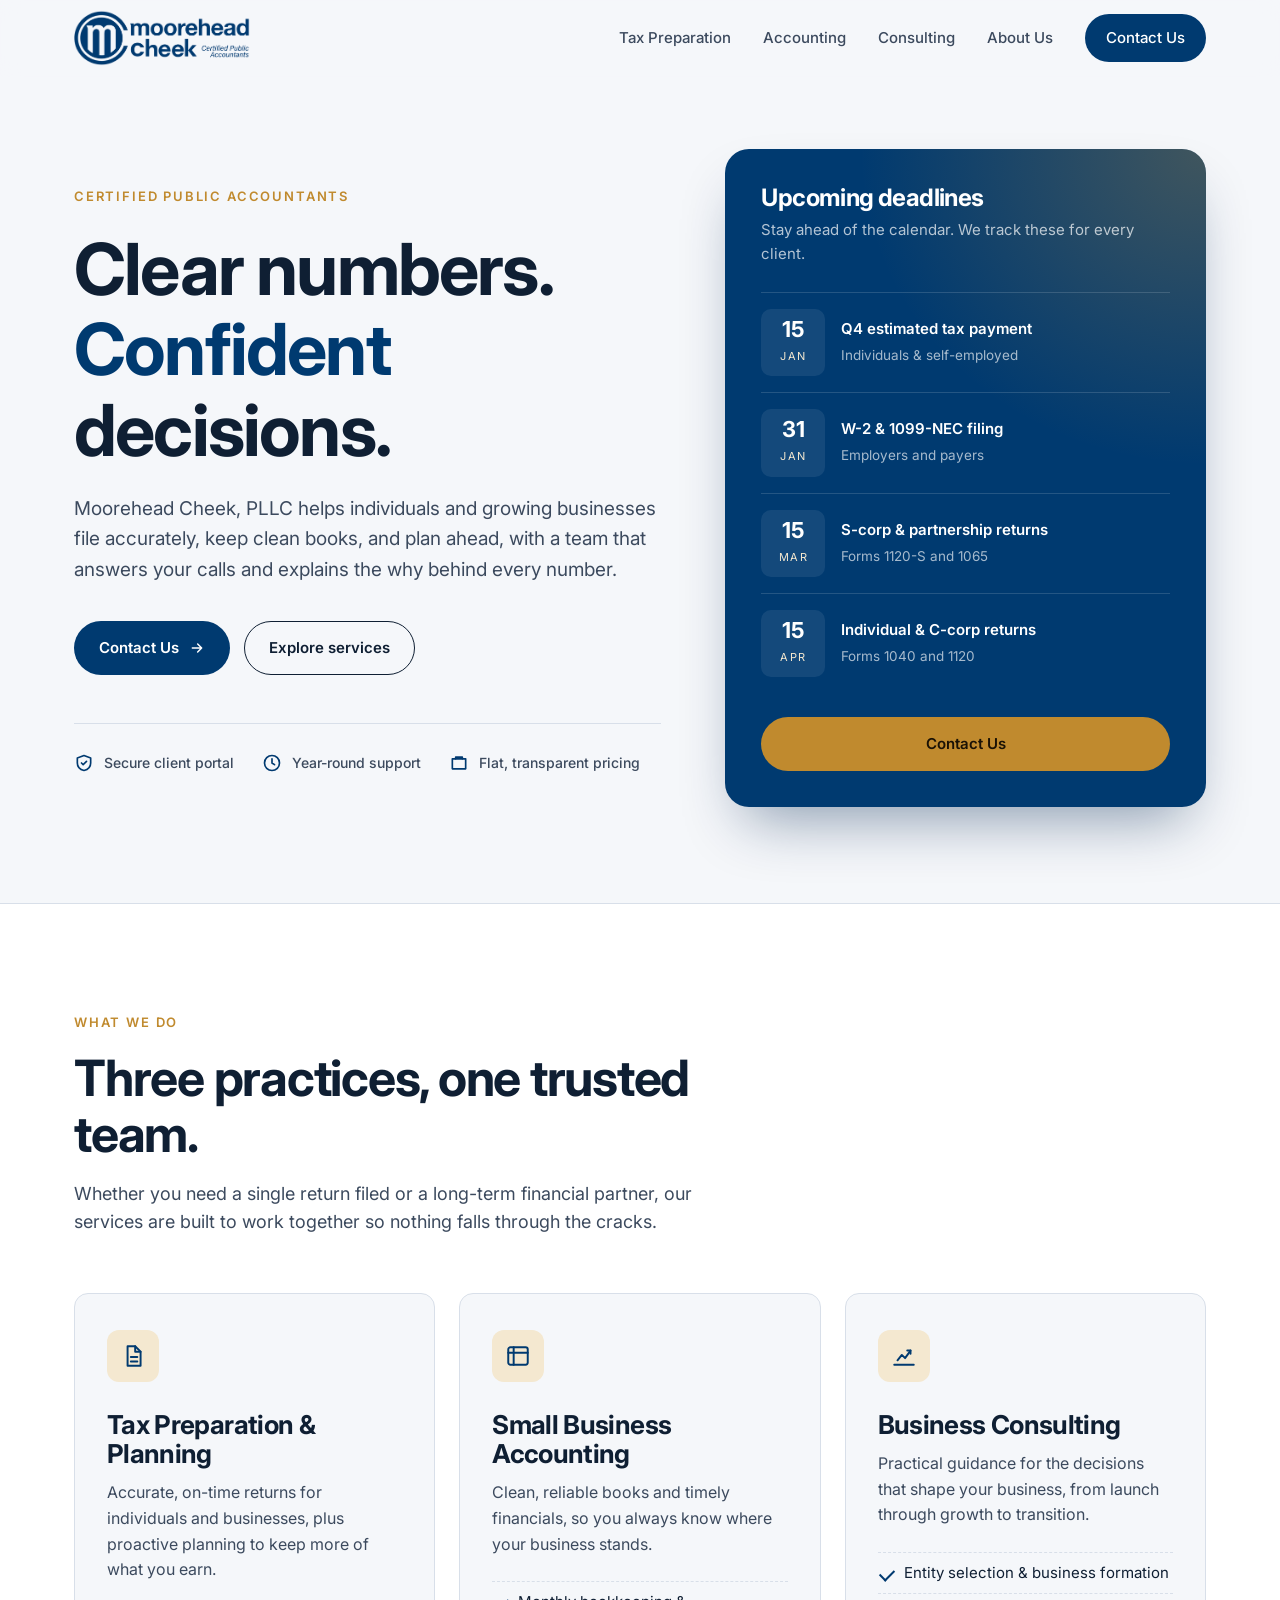
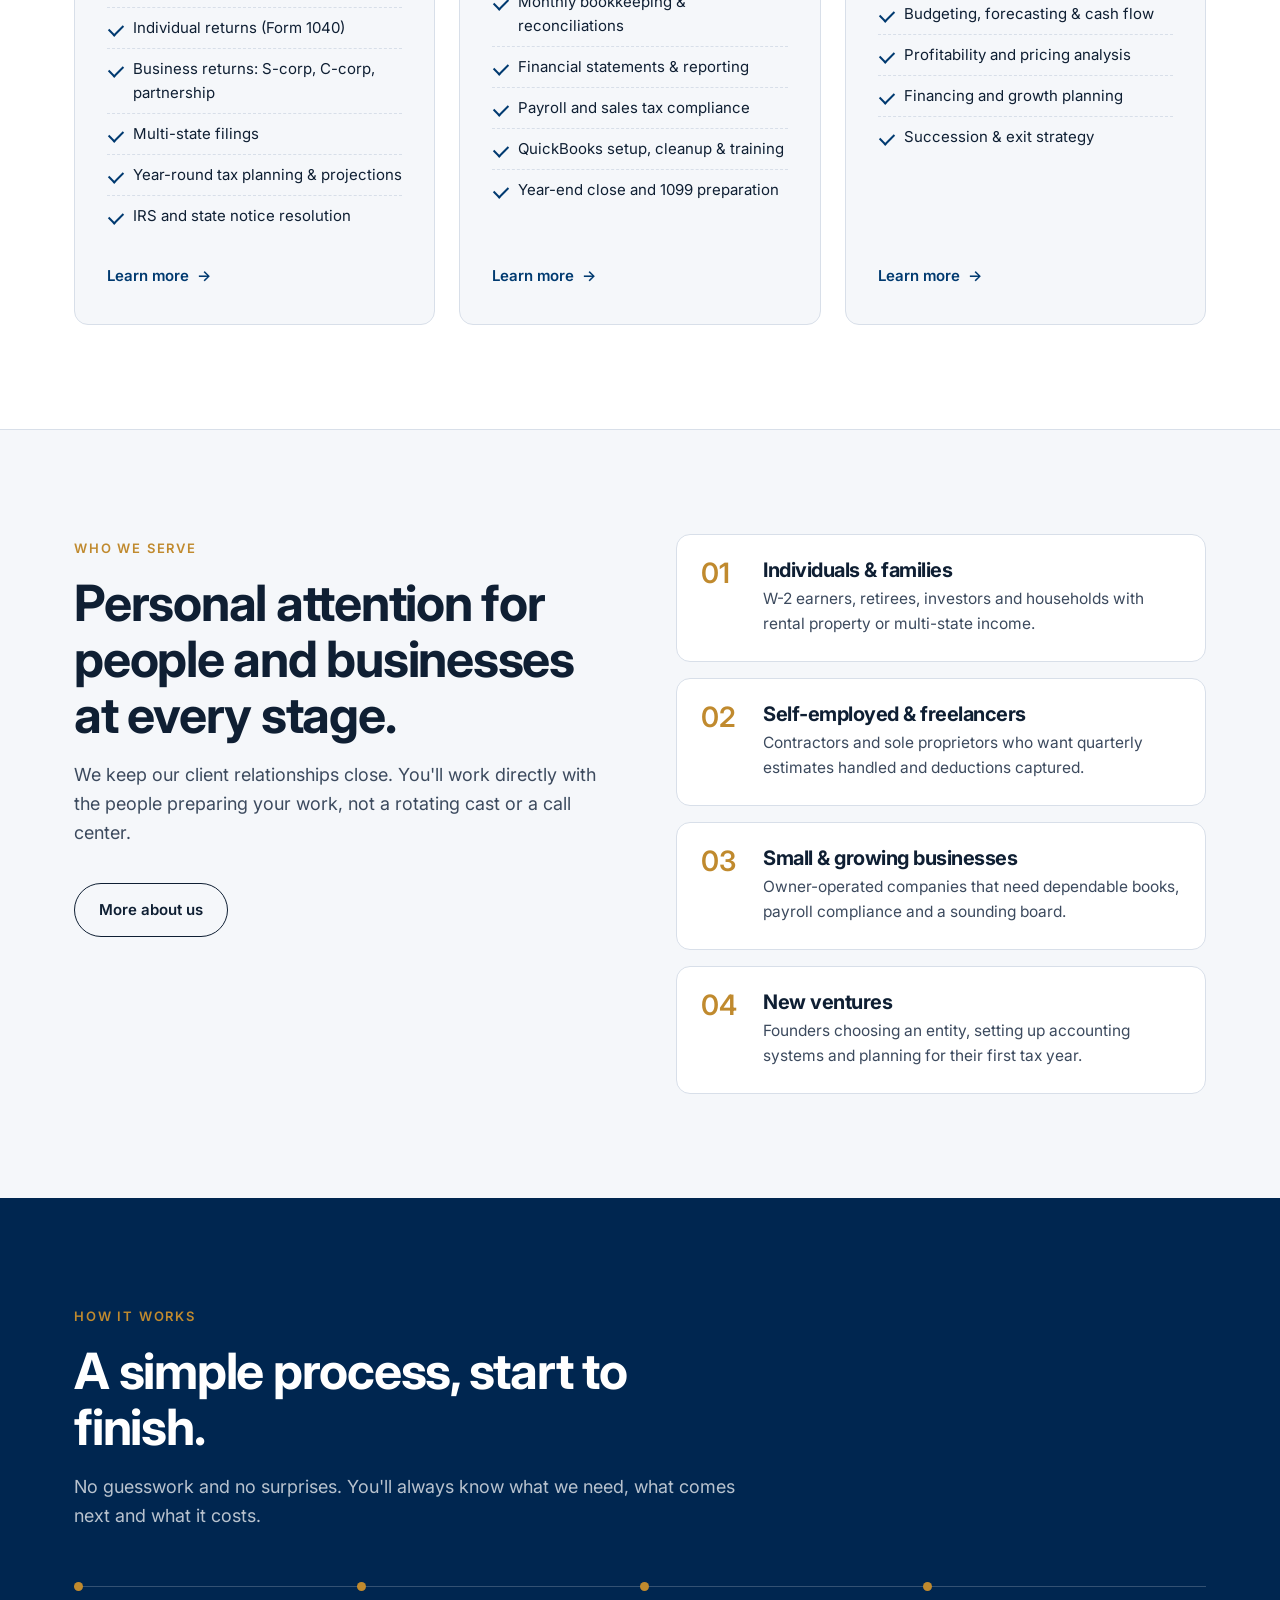
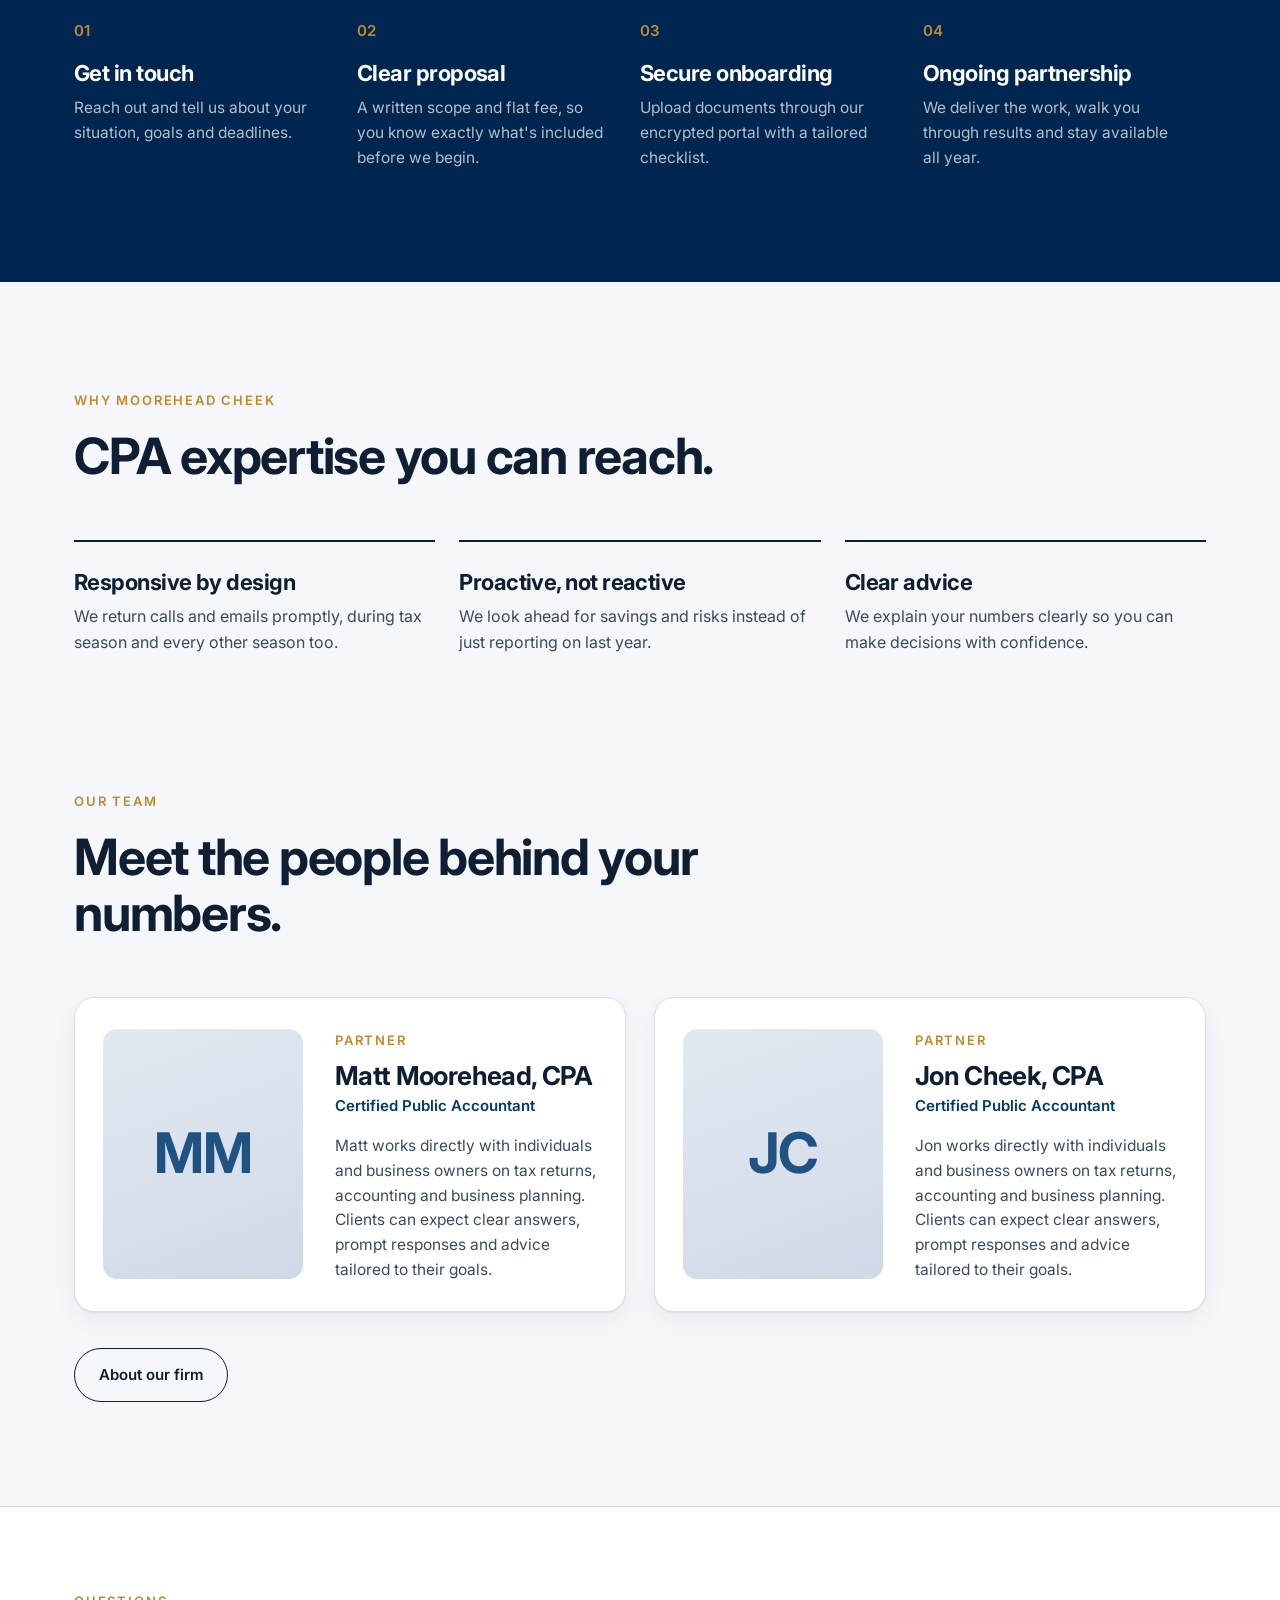
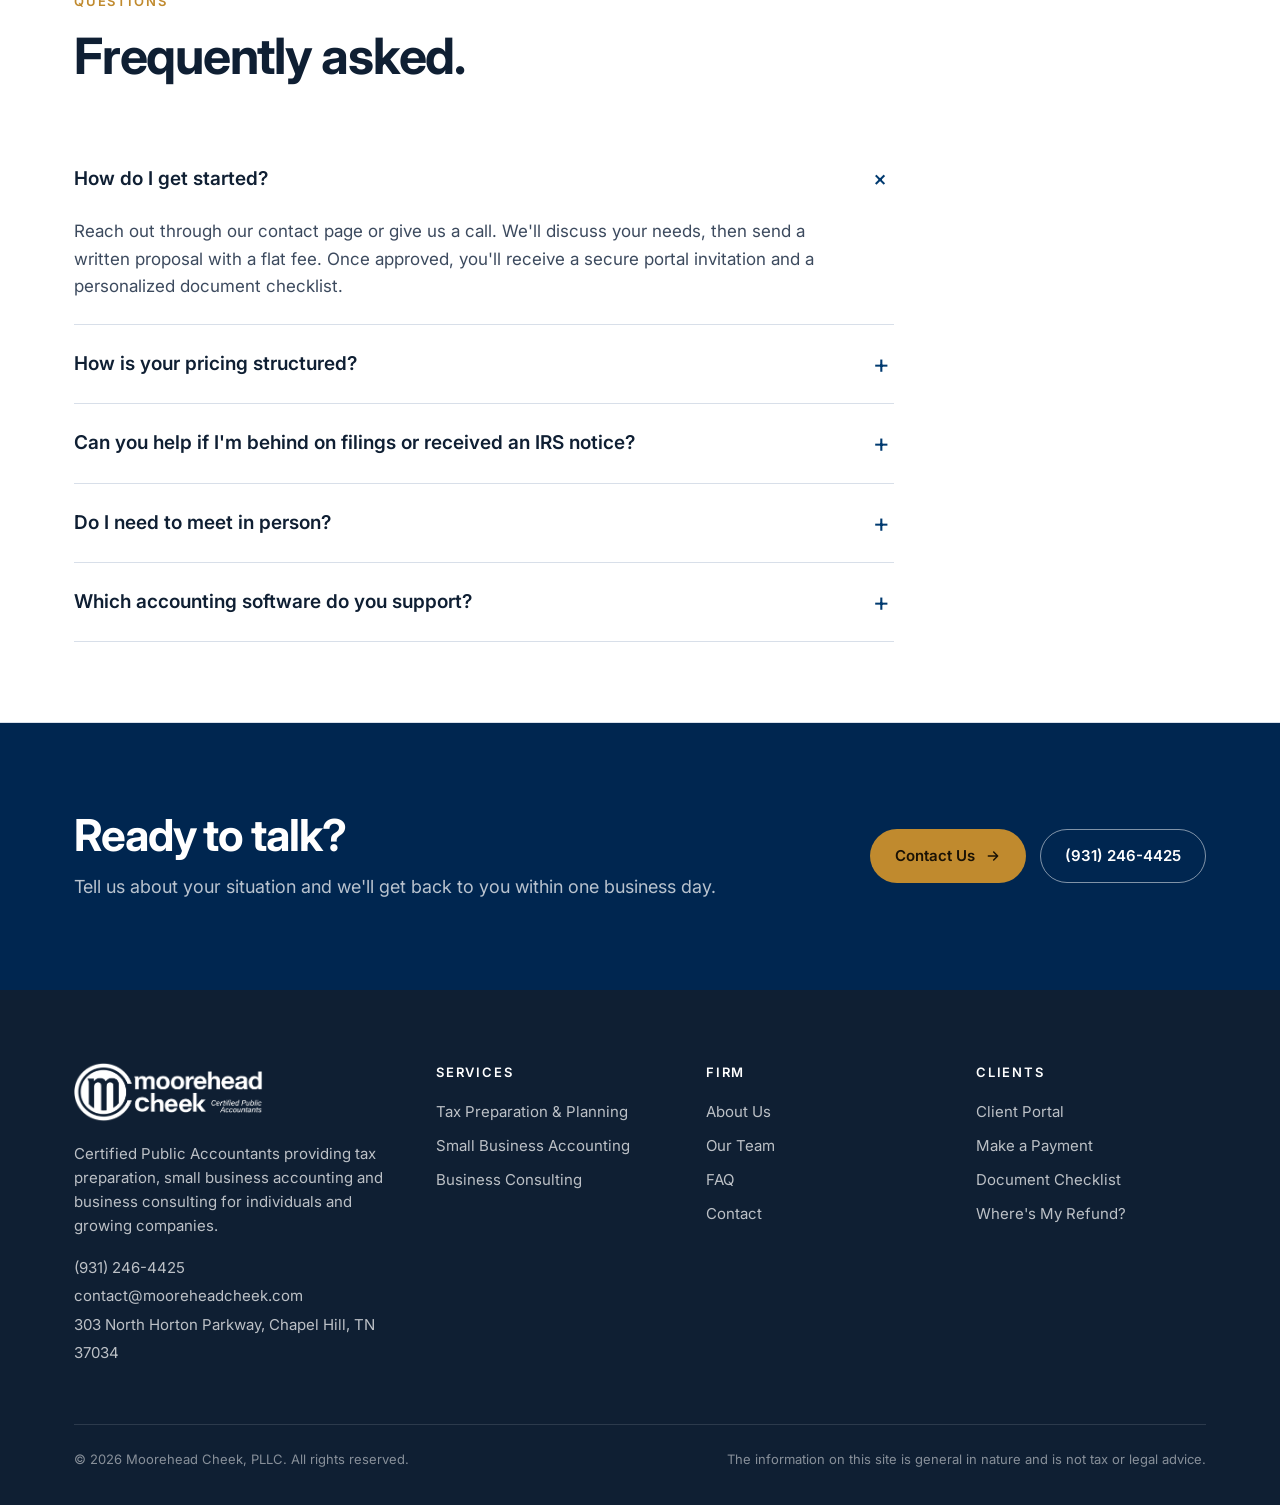
<file: index.html>
<!doctype html>
<html lang="en">
<head>
<meta charset="utf-8">
<meta name="viewport" content="width=device-width, initial-scale=1">
<title>Moorehead Cheek, PLLC | CPAs in Chapel Hill, TN</title>
<meta name="description" content="Moorehead Cheek, PLLC is a CPA firm in Chapel Hill, Tennessee providing individual and business tax preparation, small business accounting and business consulting.">
<link rel="canonical" href="https://joncheekcpa.github.io/moorehead-cheek-website/">
<link rel="icon" type="image/png" href="favicon.png">
<link rel="apple-touch-icon" href="apple-touch-icon.png">
<meta property="og:type" content="website">
<meta property="og:site_name" content="Moorehead Cheek, PLLC">
<meta property="og:title" content="Moorehead Cheek, PLLC | CPAs in Chapel Hill, TN">
<meta property="og:description" content="Moorehead Cheek, PLLC is a CPA firm in Chapel Hill, Tennessee providing individual and business tax preparation, small business accounting and business consulting.">
<meta property="og:url" content="https://joncheekcpa.github.io/moorehead-cheek-website/">
<meta property="og:image" content="https://joncheekcpa.github.io/moorehead-cheek-website/share-image.png">
<meta property="og:image:width" content="1200">
<meta property="og:image:height" content="630">
<meta property="og:image:alt" content="Moorehead Cheek logo">
<meta name="twitter:card" content="summary_large_image">
<meta name="twitter:image" content="https://joncheekcpa.github.io/moorehead-cheek-website/share-image.png">
<link rel="preconnect" href="https://fonts.googleapis.com">
<link rel="preconnect" href="https://fonts.gstatic.com" crossorigin>
<link href="https://fonts.googleapis.com/css2?family=Inter:wght@400;500;600;700&display=swap" rel="stylesheet">
<link rel="stylesheet" href="styles.css">
</head>
<body>

<header class="site" id="top">
  <div class="wrap nav">
    <a class="brand" href="index.html" aria-label="Moorehead Cheek, PLLC home">
      <img src="logo.png" alt="Moorehead Cheek, Certified Public Accountants" width="145" height="46">
    </a>
    <button class="menu-btn" aria-label="Open menu" aria-expanded="false" aria-controls="navlinks">
      <svg width="26" height="26" viewBox="0 0 24 24" fill="none" stroke="currentColor" stroke-width="2" stroke-linecap="round"><path d="M4 7h16M4 12h16M4 17h16"/></svg>
    </button>
    <nav class="nav-links" id="navlinks">
      <a href="tax-preparation.html">Tax Preparation</a>
      <a href="small-business-accounting.html">Accounting</a>
      <a href="business-consulting.html">Consulting</a>
      <a href="about.html">About Us</a>
      <a href="contact.html" class="btn btn-primary">Contact Us</a>
    </nav>
  </div>
</header>

<main>

  <section class="hero">
    <div class="wrap hero-grid">
      <div class="reveal">
        <span class="eyebrow">Certified Public Accountants</span>
        <h1>Clear numbers.<br><em>Confident</em> decisions.</h1>
        <p class="lead">Moorehead Cheek, PLLC helps individuals and growing businesses file accurately, keep clean books, and plan ahead, with a team that answers your calls and explains the why behind every number.</p>
        <div class="hero-ctas">
          <a href="contact.html" class="btn btn-primary">Contact Us <svg width="16" height="16" viewBox="0 0 24 24" fill="none" stroke="currentColor" stroke-width="2.2" stroke-linecap="round" stroke-linejoin="round"><path d="M5 12h14M13 6l6 6-6 6"/></svg></a>
          <a href="#services" class="btn btn-ghost">Explore services</a>
        </div>
        <div class="trust">
          <div><svg width="20" height="20" viewBox="0 0 24 24" fill="none" stroke="currentColor" stroke-width="2" stroke-linecap="round" stroke-linejoin="round"><path d="M12 3l8 3v6c0 5-3.5 8-8 9-4.5-1-8-4-8-9V6l8-3z"/><path d="M9 12l2 2 4-4"/></svg>Secure client portal</div>
          <div><svg width="20" height="20" viewBox="0 0 24 24" fill="none" stroke="currentColor" stroke-width="2" stroke-linecap="round" stroke-linejoin="round"><circle cx="12" cy="12" r="9"/><path d="M12 7v5l3 2"/></svg>Year-round support</div>
          <div><svg width="20" height="20" viewBox="0 0 24 24" fill="none" stroke="currentColor" stroke-width="2" stroke-linecap="round" stroke-linejoin="round"><path d="M4 7h16v12H4z"/><path d="M8 7V5h8v2"/></svg>Flat, transparent pricing</div>
        </div>
      </div>

      <aside class="hero-card reveal" aria-label="Upcoming tax deadlines">
        <h3>Upcoming deadlines</h3>
        <p class="sub">Stay ahead of the calendar. We track these for every client.</p>
        <ul class="deadlines">
          <li><div class="date"><b>15</b><span>Jan</span></div><div><strong>Q4 estimated tax payment</strong><small>Individuals &amp; self-employed</small></div></li>
          <li><div class="date"><b>31</b><span>Jan</span></div><div><strong>W-2 &amp; 1099-NEC filing</strong><small>Employers and payers</small></div></li>
          <li><div class="date"><b>15</b><span>Mar</span></div><div><strong>S-corp &amp; partnership returns</strong><small>Forms 1120-S and 1065</small></div></li>
          <li><div class="date"><b>15</b><span>Apr</span></div><div><strong>Individual &amp; C-corp returns</strong><small>Forms 1040 and 1120</small></div></li>
        </ul>
        <a href="contact.html" class="btn btn-brass">Contact Us</a>
      </aside>
    </div>
  </section>

  <section id="services">
    <div class="wrap">
      <div class="section-head reveal">
        <span class="eyebrow">What we do</span>
        <h2>Three practices, one trusted team.</h2>
        <p>Whether you need a single return filed or a long-term financial partner, our services are built to work together so nothing falls through the cracks.</p>
      </div>
      <div class="services">
        <article class="service reveal">
          <div class="icon"><svg width="26" height="26" viewBox="0 0 24 24" fill="none" stroke="currentColor" stroke-width="1.8" stroke-linecap="round" stroke-linejoin="round"><path d="M7 3h7l5 5v13H7z"/><path d="M14 3v5h5"/><path d="M10 13h6M10 17h6"/></svg></div>
          <h3>Tax Preparation &amp; Planning</h3>
          <p>Accurate, on-time returns for individuals and businesses, plus proactive planning to keep more of what you earn.</p>
          <ul>
            <li>Individual returns (Form 1040)</li>
            <li>Business returns: S-corp, C-corp, partnership</li>
            <li>Multi-state filings</li>
            <li>Year-round tax planning &amp; projections</li>
            <li>IRS and state notice resolution</li>
          </ul>
          <a href="tax-preparation.html" class="more">Learn more <span aria-hidden="true">→</span></a>
        </article>
        <article class="service reveal">
          <div class="icon"><svg width="26" height="26" viewBox="0 0 24 24" fill="none" stroke="currentColor" stroke-width="1.8" stroke-linecap="round" stroke-linejoin="round"><rect x="3" y="4" width="18" height="16" rx="2"/><path d="M3 9h18M8 4v16"/></svg></div>
          <h3>Small Business Accounting</h3>
          <p>Clean, reliable books and timely financials, so you always know where your business stands.</p>
          <ul>
            <li>Monthly bookkeeping &amp; reconciliations</li>
            <li>Financial statements &amp; reporting</li>
            <li>Payroll and sales tax compliance</li>
            <li>QuickBooks setup, cleanup &amp; training</li>
            <li>Year-end close and 1099 preparation</li>
          </ul>
          <a href="small-business-accounting.html" class="more">Learn more <span aria-hidden="true">→</span></a>
        </article>
        <article class="service reveal">
          <div class="icon"><svg width="26" height="26" viewBox="0 0 24 24" fill="none" stroke="currentColor" stroke-width="1.8" stroke-linecap="round" stroke-linejoin="round"><path d="M3 20h18"/><path d="M6 16l4-5 3 3 5-7"/><path d="M15 7h3v3"/></svg></div>
          <h3>Business Consulting</h3>
          <p>Practical guidance for the decisions that shape your business, from launch through growth to transition.</p>
          <ul>
            <li>Entity selection &amp; business formation</li>
            <li>Budgeting, forecasting &amp; cash flow</li>
            <li>Profitability and pricing analysis</li>
            <li>Financing and growth planning</li>
            <li>Succession &amp; exit strategy</li>
          </ul>
          <a href="business-consulting.html" class="more">Learn more <span aria-hidden="true">→</span></a>
        </article>
      </div>
    </div>
  </section>

  <section id="who">
    <div class="wrap split">
      <div class="section-head reveal" style="margin-bottom:0">
        <span class="eyebrow">Who we serve</span>
        <h2>Personal attention for people and businesses at every stage.</h2>
        <p>We keep our client relationships close. You'll work directly with the people preparing your work, not a rotating cast or a call center.</p>
        <div class="hero-ctas"><a href="about.html" class="btn btn-ghost">More about us</a></div>
      </div>
      <div class="audience">
        <div class="aud reveal"><span class="num">01</span><div><h3>Individuals &amp; families</h3><p>W-2 earners, retirees, investors and households with rental property or multi-state income.</p></div></div>
        <div class="aud reveal"><span class="num">02</span><div><h3>Self-employed &amp; freelancers</h3><p>Contractors and sole proprietors who want quarterly estimates handled and deductions captured.</p></div></div>
        <div class="aud reveal"><span class="num">03</span><div><h3>Small &amp; growing businesses</h3><p>Owner-operated companies that need dependable books, payroll compliance and a sounding board.</p></div></div>
        <div class="aud reveal"><span class="num">04</span><div><h3>New ventures</h3><p>Founders choosing an entity, setting up accounting systems and planning for their first tax year.</p></div></div>
      </div>
    </div>
  </section>

  <section id="process">
    <div class="wrap">
      <div class="section-head reveal">
        <span class="eyebrow">How it works</span>
        <h2>A simple process, start to finish.</h2>
        <p>No guesswork and no surprises. You'll always know what we need, what comes next and what it costs.</p>
      </div>
      <div class="steps">
        <div class="step reveal"><h3>Get in touch</h3><p>Reach out and tell us about your situation, goals and deadlines.</p></div>
        <div class="step reveal"><h3>Clear proposal</h3><p>A written scope and flat fee, so you know exactly what's included before we begin.</p></div>
        <div class="step reveal"><h3>Secure onboarding</h3><p>Upload documents through our encrypted portal with a tailored checklist.</p></div>
        <div class="step reveal"><h3>Ongoing partnership</h3><p>We deliver the work, walk you through results and stay available all year.</p></div>
      </div>
    </div>
  </section>

  <section id="why">
    <div class="wrap">
      <div class="section-head reveal">
        <span class="eyebrow">Why Moorehead Cheek</span>
        <h2>CPA expertise you can reach.</h2>
      </div>
      <div class="why">
        <div class="why-item reveal"><h3>Responsive by design</h3><p>We return calls and emails promptly, during tax season and every other season too.</p></div>
        <div class="why-item reveal"><h3>Proactive, not reactive</h3><p>We look ahead for savings and risks instead of just reporting on last year.</p></div>
        <div class="why-item reveal"><h3>Clear advice</h3><p>We explain your numbers clearly so you can make decisions with confidence.</p></div>
      </div>
    </div>
  </section>

  <section id="team" style="padding-top:0">
    <div class="wrap">
      <div class="section-head reveal">
        <span class="eyebrow">Our team</span>
        <h2>Meet the people behind your numbers.</h2>
      </div>
      <div class="team">
        <article class="person reveal">
          <div class="avatar" role="img" aria-label="Photo of Matt Moorehead coming soon"><span>MM</span></div>
          <div>
            <span class="eyebrow">Partner</span>
            <h3>Matt Moorehead, CPA</h3>
            <div class="role">Certified Public Accountant</div>
            <p class="bio">Matt works directly with individuals and business owners on tax returns, accounting and business planning. Clients can expect clear answers, prompt responses and advice tailored to their goals.</p>
          </div>
        </article>
        <article class="person reveal">
          <div class="avatar" role="img" aria-label="Photo of Jon Cheek coming soon"><span>JC</span></div>
          <div>
            <span class="eyebrow">Partner</span>
            <h3>Jon Cheek, CPA</h3>
            <div class="role">Certified Public Accountant</div>
            <p class="bio">Jon works directly with individuals and business owners on tax returns, accounting and business planning. Clients can expect clear answers, prompt responses and advice tailored to their goals.</p>
          </div>
        </article>
      </div>
      <div class="hero-ctas"><a href="about.html" class="btn btn-ghost">About our firm</a></div>
    </div>
  </section>

  <section id="faq" class="section-tight band-white">
    <div class="wrap">
      <div class="section-head reveal">
        <span class="eyebrow">Questions</span>
        <h2>Frequently asked.</h2>
      </div>
      <div class="faq reveal">
        <details open>
          <summary>How do I get started?</summary>
          <p>Reach out through our contact page or give us a call. We'll discuss your needs, then send a written proposal with a flat fee. Once approved, you'll receive a secure portal invitation and a personalized document checklist.</p>
        </details>
        <details>
          <summary>How is your pricing structured?</summary>
          <p>Most engagements are quoted as a flat fee based on complexity, so there are no hourly surprises. Monthly accounting is offered as a fixed monthly subscription.</p>
        </details>
        <details>
          <summary>Can you help if I'm behind on filings or received an IRS notice?</summary>
          <p>Yes. We regularly help clients catch up on prior-year returns and respond to IRS and state notices. The sooner you reach out, the more options there typically are.</p>
        </details>
        <details>
          <summary>Do I need to meet in person?</summary>
          <p>Not at all. We work with clients in person, by video and entirely online. Documents are exchanged through our encrypted client portal, and returns can be signed electronically.</p>
        </details>
        <details>
          <summary>Which accounting software do you support?</summary>
          <p>We work primarily in QuickBooks Online and can help you set up, clean up or migrate your books. Ask us about other platforms.</p>
        </details>
      </div>
    </div>
  </section>
  <section class="cta-band">
    <div class="wrap cta-inner">
      <div class="reveal"><h2>Ready to talk?</h2><p>Tell us about your situation and we'll get back to you within one business day.</p></div>
      <div class="hero-ctas reveal">
        <a href="contact.html" class="btn btn-brass">Contact Us <svg width="16" height="16" viewBox="0 0 24 24" fill="none" stroke="currentColor" stroke-width="2.2" stroke-linecap="round" stroke-linejoin="round"><path d="M5 12h14M13 6l6 6-6 6"/></svg></a>
        <a href="tel:+19312464425" class="btn btn-light">(931) 246-4425</a>
      </div>
    </div>
  </section>
</main>

<footer>
  <div class="wrap">
    <div class="foot-grid">
      <div>
        <a class="brand" href="index.html"><img src="logo.png" alt="Moorehead Cheek, Certified Public Accountants" width="145" height="46"></a>
        <p style="margin-top:20px;max-width:24em">Certified Public Accountants providing tax preparation, small business accounting and business consulting for individuals and growing companies.</p>
        <p style="margin-top:16px;line-height:1.9"><a href="tel:+19312464425">(931) 246-4425</a><br><a href="mailto:contact@mooreheadcheek.com">contact@mooreheadcheek.com</a><br><a href="https://www.google.com/maps/search/?api=1&amp;query=303+North+Horton+Parkway+Chapel+Hill+TN+37034" target="_blank" rel="noopener">303 North Horton Parkway, Chapel Hill, TN 37034</a></p>
      </div>
      <div><h4>Services</h4><ul><li><a href="tax-preparation.html">Tax Preparation &amp; Planning</a></li><li><a href="small-business-accounting.html">Small Business Accounting</a></li><li><a href="business-consulting.html">Business Consulting</a></li></ul></div>
      <div><h4>Firm</h4><ul><li><a href="about.html">About Us</a></li><li><a href="about.html#team">Our Team</a></li><li><a href="index.html#faq">FAQ</a></li><li><a href="contact.html">Contact</a></li></ul></div>
      <div><h4>Clients</h4><ul><li><a href="https://mooreheadcheek.sharefile.com/r-r0f89b0e1ede843d9a593ca7f4c37a78a" target="_blank" rel="noopener">Client Portal</a></li><li><a href="#">Make a Payment</a></li><li><a href="tax-preparation.html#checklist">Document Checklist</a></li><li><a href="https://www.irs.gov/refunds" target="_blank" rel="noopener">Where's My Refund?</a></li></ul></div>
    </div>
    <div class="foot-bottom">
      <span>© <span id="yr"></span> Moorehead Cheek, PLLC. All rights reserved.</span>
      <span>The information on this site is general in nature and is not tax or legal advice.</span>
    </div>
  </div>
</footer>

<script src="site.js"></script>
</body>
</html>
</file>
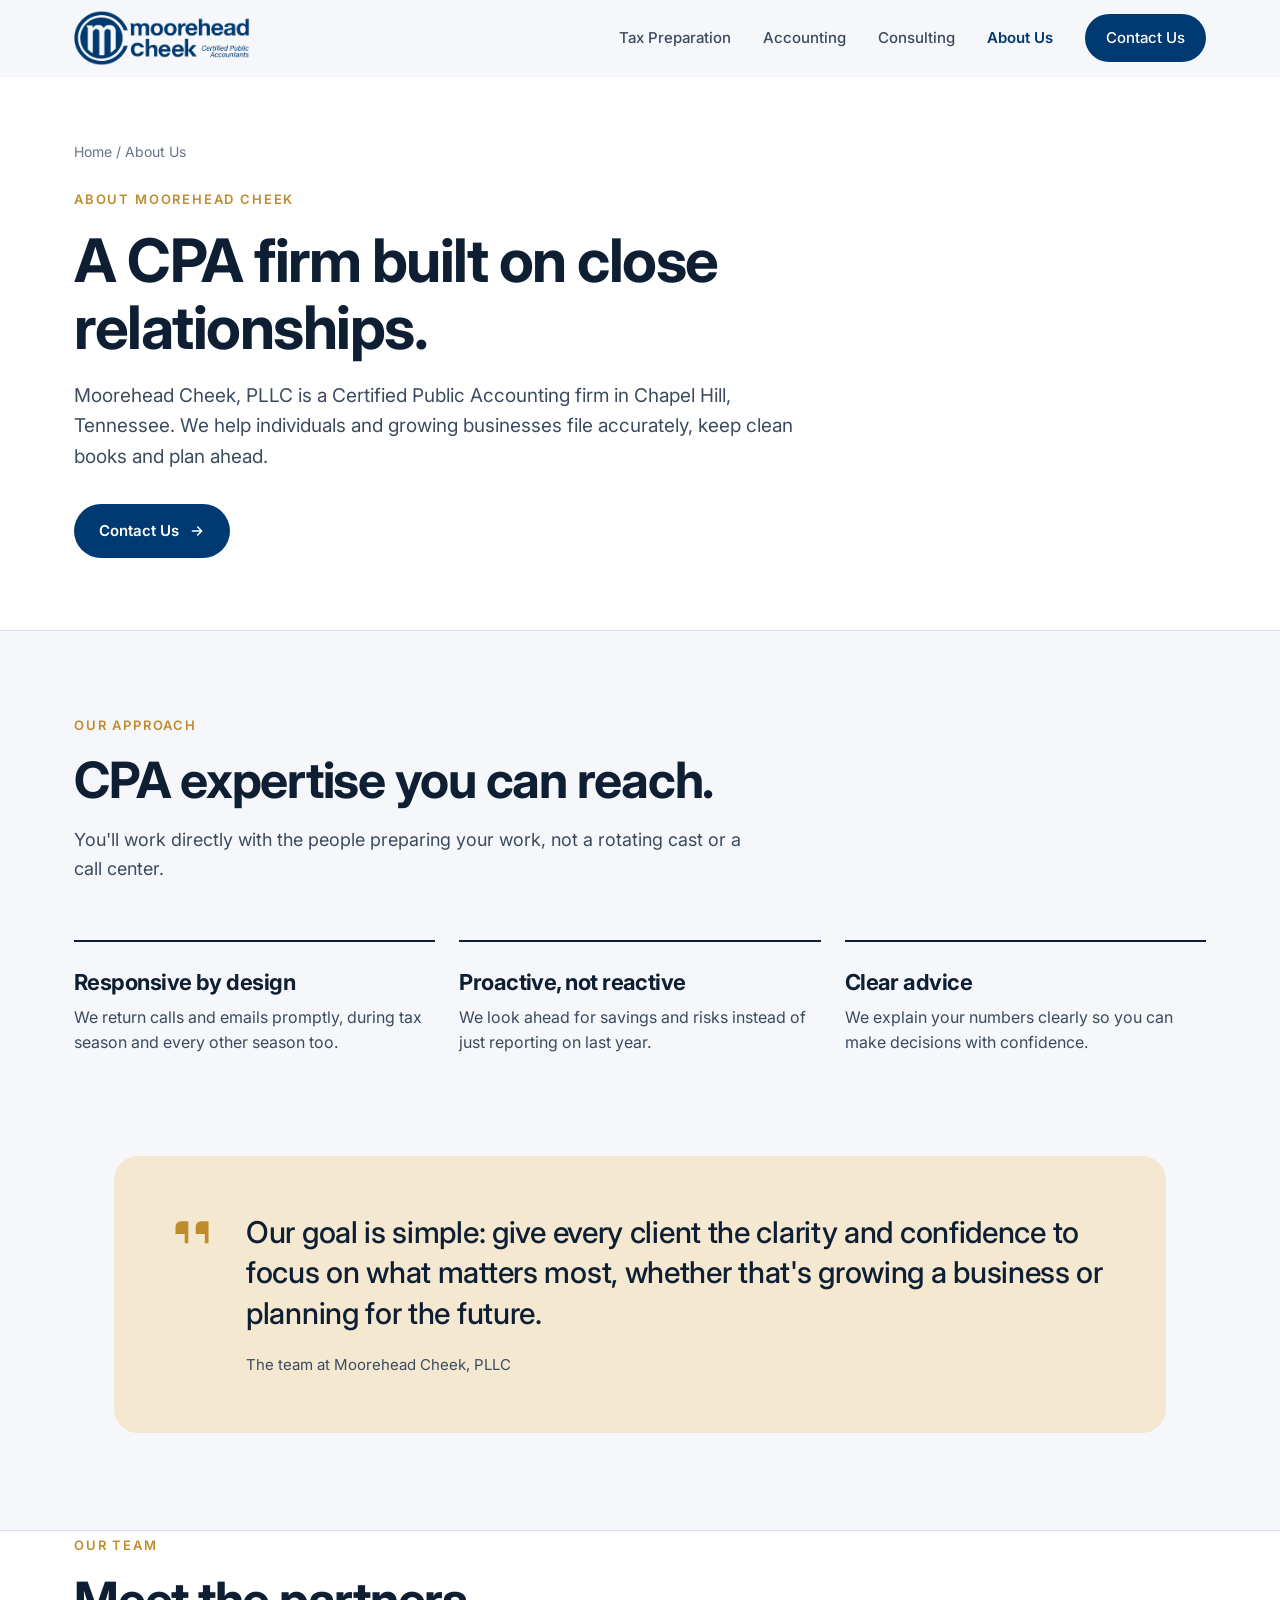
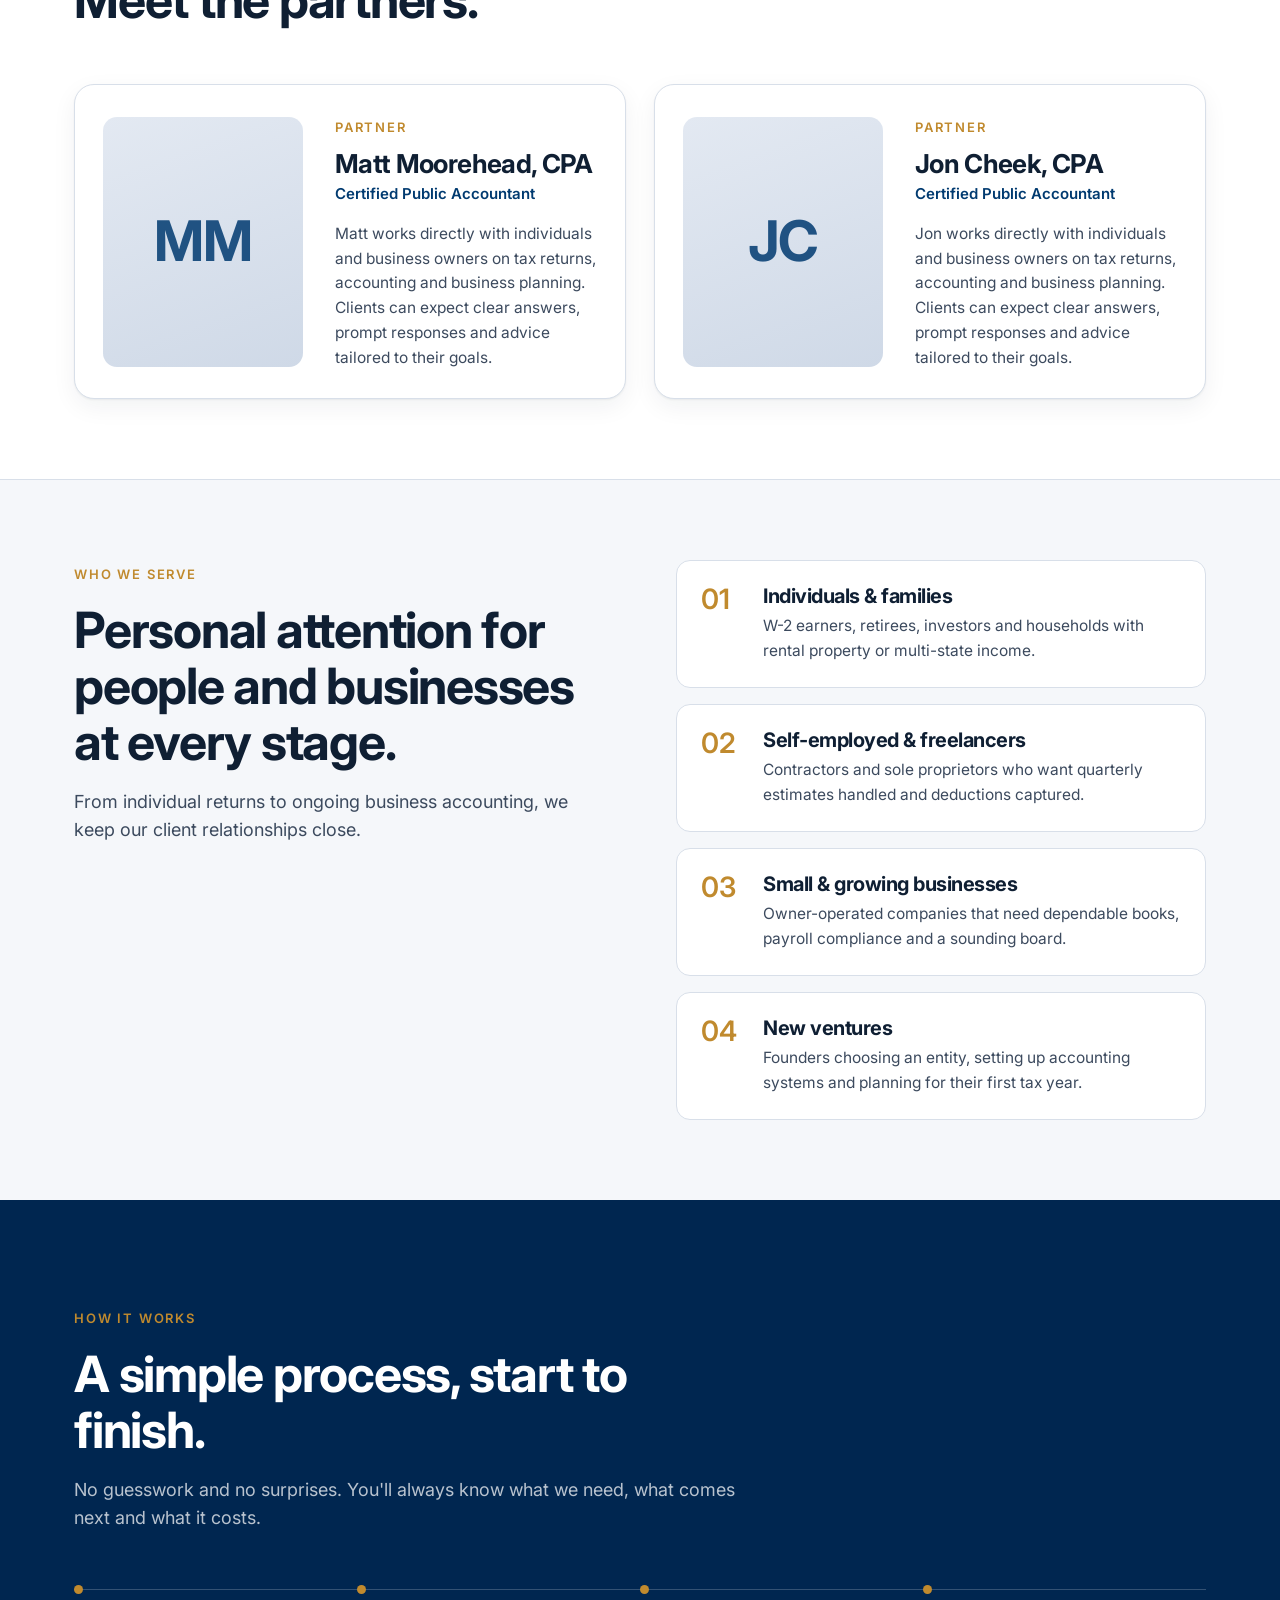
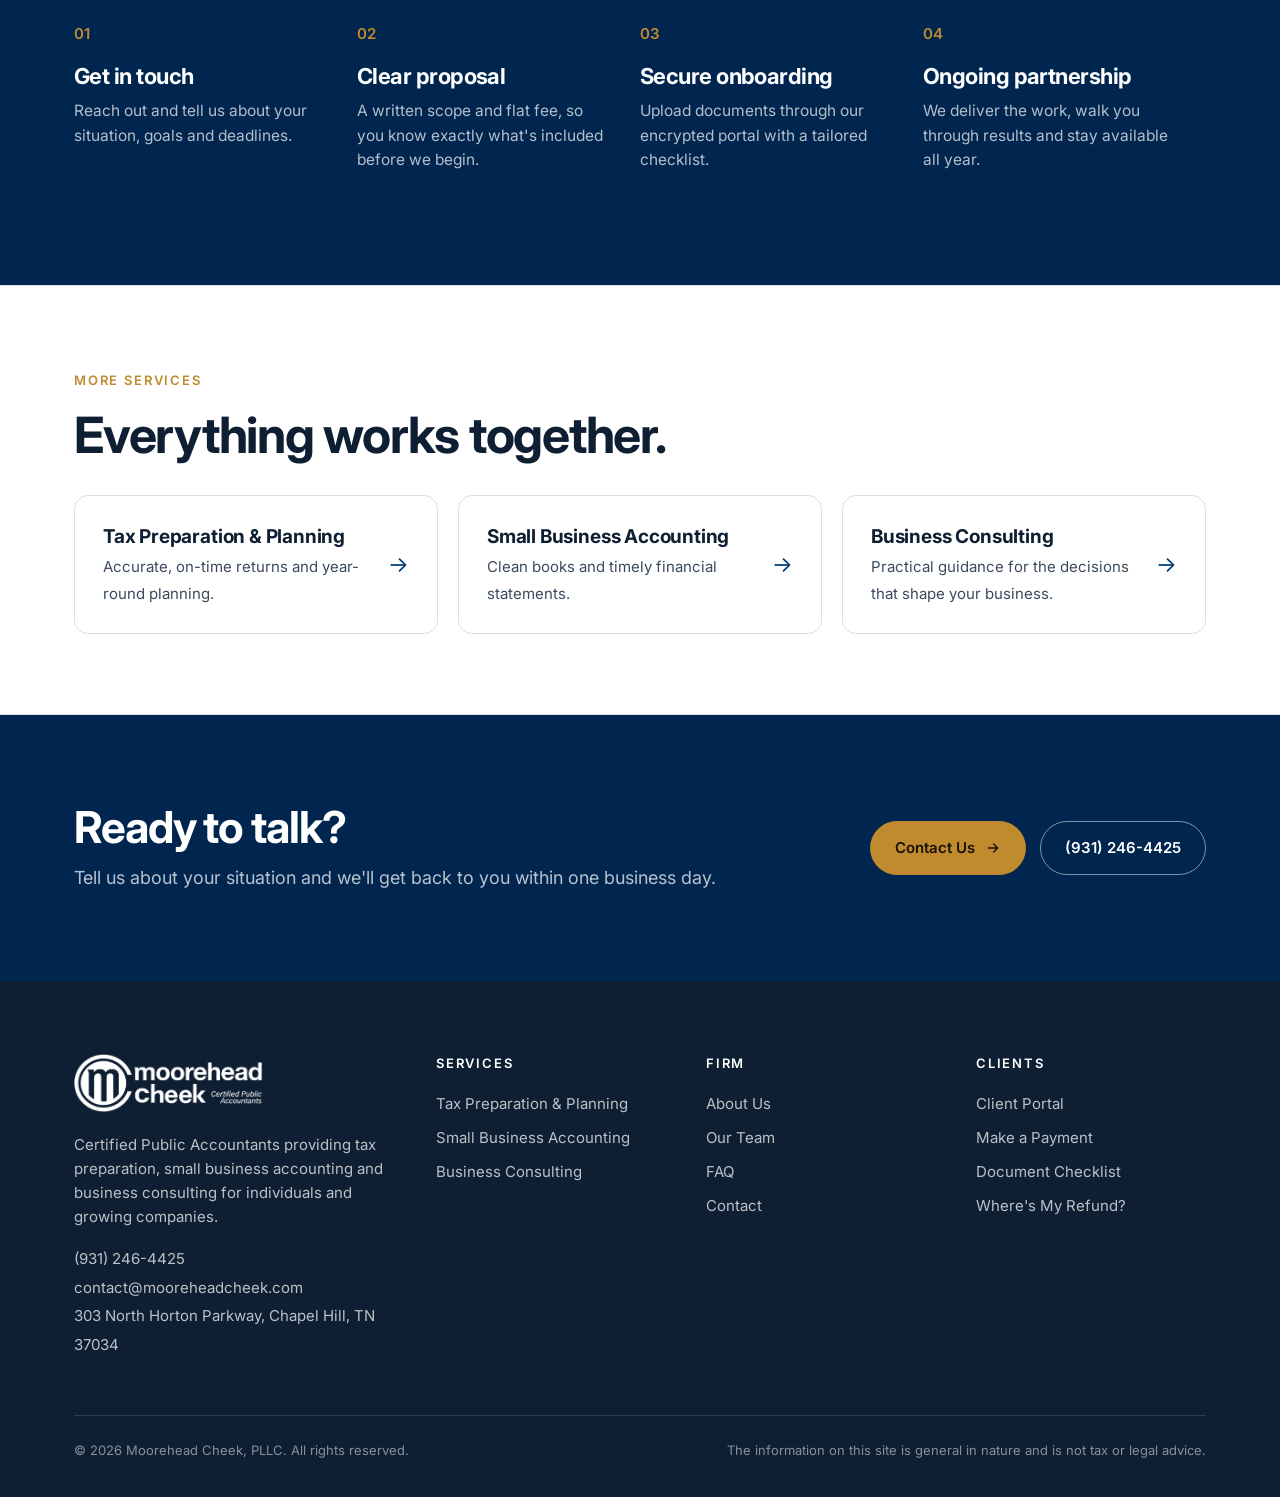
<file: about.html>
<!doctype html>
<html lang="en">
<head>
<meta charset="utf-8">
<meta name="viewport" content="width=device-width, initial-scale=1">
<title>About Us | Moorehead Cheek, PLLC | CPAs in Chapel Hill, TN</title>
<meta name="description" content="Meet Moorehead Cheek, PLLC, a Certified Public Accounting firm in Chapel Hill, Tennessee, and partners Matt Moorehead, CPA and Jon Cheek, CPA.">
<link rel="canonical" href="https://joncheekcpa.github.io/moorehead-cheek-website/about.html">
<link rel="icon" type="image/png" href="favicon.png">
<link rel="apple-touch-icon" href="apple-touch-icon.png">
<meta property="og:type" content="website">
<meta property="og:site_name" content="Moorehead Cheek, PLLC">
<meta property="og:title" content="About Us | Moorehead Cheek, PLLC | CPAs in Chapel Hill, TN">
<meta property="og:description" content="Meet Moorehead Cheek, PLLC, a Certified Public Accounting firm in Chapel Hill, Tennessee, and partners Matt Moorehead, CPA and Jon Cheek, CPA.">
<meta property="og:url" content="https://joncheekcpa.github.io/moorehead-cheek-website/about.html">
<meta property="og:image" content="https://joncheekcpa.github.io/moorehead-cheek-website/share-image.png">
<meta property="og:image:width" content="1200">
<meta property="og:image:height" content="630">
<meta property="og:image:alt" content="Moorehead Cheek logo">
<meta name="twitter:card" content="summary_large_image">
<meta name="twitter:image" content="https://joncheekcpa.github.io/moorehead-cheek-website/share-image.png">
<link rel="preconnect" href="https://fonts.googleapis.com">
<link rel="preconnect" href="https://fonts.gstatic.com" crossorigin>
<link href="https://fonts.googleapis.com/css2?family=Inter:wght@400;500;600;700&display=swap" rel="stylesheet">
<link rel="stylesheet" href="styles.css">
</head>
<body>

<header class="site" id="top">
  <div class="wrap nav">
    <a class="brand" href="index.html" aria-label="Moorehead Cheek, PLLC home">
      <img src="logo.png" alt="Moorehead Cheek, Certified Public Accountants" width="145" height="46">
    </a>
    <button class="menu-btn" aria-label="Open menu" aria-expanded="false" aria-controls="navlinks">
      <svg width="26" height="26" viewBox="0 0 24 24" fill="none" stroke="currentColor" stroke-width="2" stroke-linecap="round"><path d="M4 7h16M4 12h16M4 17h16"/></svg>
    </button>
    <nav class="nav-links" id="navlinks">
      <a href="tax-preparation.html">Tax Preparation</a>
      <a href="small-business-accounting.html">Accounting</a>
      <a href="business-consulting.html">Consulting</a>
      <a href="about.html" aria-current="page">About Us</a>
      <a href="contact.html" class="btn btn-primary">Contact Us</a>
    </nav>
  </div>
</header>

<main>

  <section class="page-hero">
    <div class="wrap reveal">
      <div class="crumbs"><a href="index.html">Home</a> / About Us</div>
      <span class="eyebrow">About Moorehead Cheek</span>
      <h1>A CPA firm built on close relationships.</h1>
      <p class="lead">Moorehead Cheek, PLLC is a Certified Public Accounting firm in Chapel Hill, Tennessee. We help individuals and growing businesses file accurately, keep clean books and plan ahead.</p>
      <div class="hero-ctas">
        <a href="contact.html" class="btn btn-primary">Contact Us <svg width="16" height="16" viewBox="0 0 24 24" fill="none" stroke="currentColor" stroke-width="2.2" stroke-linecap="round" stroke-linejoin="round"><path d="M5 12h14M13 6l6 6-6 6"/></svg></a>
        
      </div>
    </div>
  </section>

  <section id="why" class="section-tight">
    <div class="wrap">
      <div class="section-head reveal">
        <span class="eyebrow">Our approach</span>
        <h2>CPA expertise you can reach.</h2>
        <p>You'll work directly with the people preparing your work, not a rotating cast or a call center.</p>
      </div>
      <div class="why">
        <div class="why-item reveal"><h3>Responsive by design</h3><p>We return calls and emails promptly, during tax season and every other season too.</p></div>
        <div class="why-item reveal"><h3>Proactive, not reactive</h3><p>We look ahead for savings and risks instead of just reporting on last year.</p></div>
        <div class="why-item reveal"><h3>Clear advice</h3><p>We explain your numbers clearly so you can make decisions with confidence.</p></div>
      </div>
      <figure class="quote reveal">
        <svg width="44" height="44" viewBox="0 0 24 24" fill="currentColor" aria-hidden="true"><path d="M10 7H6a3 3 0 0 0-3 3v4h5v5h2zm11 0h-4a3 3 0 0 0-3 3v4h5v5h2z" transform="translate(0 -2)"/></svg>
        <div>
          <blockquote>Our goal is simple: give every client the clarity and confidence to focus on what matters most, whether that's growing a business or planning for the future.</blockquote>
          <cite>The team at Moorehead Cheek, PLLC</cite>
        </div>
      </figure>
    </div>
  </section>

  <section id="team" class="section-tight band-white">
    <div class="wrap">
      <div class="section-head reveal">
        <span class="eyebrow">Our team</span>
        <h2>Meet the partners.</h2>
      </div>
      <div class="team">
        <article class="person reveal">
          <div class="avatar" role="img" aria-label="Photo of Matt Moorehead coming soon"><span>MM</span></div>
          <div>
            <span class="eyebrow">Partner</span>
            <h3>Matt Moorehead, CPA</h3>
            <div class="role">Certified Public Accountant</div>
            <p class="bio">Matt works directly with individuals and business owners on tax returns, accounting and business planning. Clients can expect clear answers, prompt responses and advice tailored to their goals.</p>
          </div>
        </article>
        <article class="person reveal">
          <div class="avatar" role="img" aria-label="Photo of Jon Cheek coming soon"><span>JC</span></div>
          <div>
            <span class="eyebrow">Partner</span>
            <h3>Jon Cheek, CPA</h3>
            <div class="role">Certified Public Accountant</div>
            <p class="bio">Jon works directly with individuals and business owners on tax returns, accounting and business planning. Clients can expect clear answers, prompt responses and advice tailored to their goals.</p>
          </div>
        </article>
      </div>
    </div>
  </section>

  <section id="who" class="section-tight">
    <div class="wrap split">
      <div class="section-head reveal" style="margin-bottom:0">
        <span class="eyebrow">Who we serve</span>
        <h2>Personal attention for people and businesses at every stage.</h2>
        <p>From individual returns to ongoing business accounting, we keep our client relationships close.</p>
      </div>
      <div class="audience">
        <div class="aud reveal"><span class="num">01</span><div><h3>Individuals &amp; families</h3><p>W-2 earners, retirees, investors and households with rental property or multi-state income.</p></div></div>
        <div class="aud reveal"><span class="num">02</span><div><h3>Self-employed &amp; freelancers</h3><p>Contractors and sole proprietors who want quarterly estimates handled and deductions captured.</p></div></div>
        <div class="aud reveal"><span class="num">03</span><div><h3>Small &amp; growing businesses</h3><p>Owner-operated companies that need dependable books, payroll compliance and a sounding board.</p></div></div>
        <div class="aud reveal"><span class="num">04</span><div><h3>New ventures</h3><p>Founders choosing an entity, setting up accounting systems and planning for their first tax year.</p></div></div>
      </div>
    </div>
  </section>

  <section id="process">
    <div class="wrap">
      <div class="section-head reveal">
        <span class="eyebrow">How it works</span>
        <h2>A simple process, start to finish.</h2>
        <p>No guesswork and no surprises. You'll always know what we need, what comes next and what it costs.</p>
      </div>
      <div class="steps">
        <div class="step reveal"><h3>Get in touch</h3><p>Reach out and tell us about your situation, goals and deadlines.</p></div>
        <div class="step reveal"><h3>Clear proposal</h3><p>A written scope and flat fee, so you know exactly what's included before we begin.</p></div>
        <div class="step reveal"><h3>Secure onboarding</h3><p>Upload documents through our encrypted portal with a tailored checklist.</p></div>
        <div class="step reveal"><h3>Ongoing partnership</h3><p>We deliver the work, walk you through results and stay available all year.</p></div>
      </div>
    </div>
  </section>

  <section class="section-tight band-white">
    <div class="wrap">
      <div class="section-head reveal" style="margin-bottom:32px"><span class="eyebrow">More services</span><h2>Everything works together.</h2></div>
      <div class="other">
        <a href="tax-preparation.html" class="reveal"><span><strong>Tax Preparation &amp; Planning</strong><small>Accurate, on-time returns and year-round planning.</small></span><span class="arrow" aria-hidden="true">→</span></a>
        <a href="small-business-accounting.html" class="reveal"><span><strong>Small Business Accounting</strong><small>Clean books and timely financial statements.</small></span><span class="arrow" aria-hidden="true">→</span></a>
        <a href="business-consulting.html" class="reveal"><span><strong>Business Consulting</strong><small>Practical guidance for the decisions that shape your business.</small></span><span class="arrow" aria-hidden="true">→</span></a>
      </div>
    </div>
  </section>
  <section class="cta-band">
    <div class="wrap cta-inner">
      <div class="reveal"><h2>Ready to talk?</h2><p>Tell us about your situation and we'll get back to you within one business day.</p></div>
      <div class="hero-ctas reveal">
        <a href="contact.html" class="btn btn-brass">Contact Us <svg width="16" height="16" viewBox="0 0 24 24" fill="none" stroke="currentColor" stroke-width="2.2" stroke-linecap="round" stroke-linejoin="round"><path d="M5 12h14M13 6l6 6-6 6"/></svg></a>
        <a href="tel:+19312464425" class="btn btn-light">(931) 246-4425</a>
      </div>
    </div>
  </section>
</main>

<footer>
  <div class="wrap">
    <div class="foot-grid">
      <div>
        <a class="brand" href="index.html"><img src="logo.png" alt="Moorehead Cheek, Certified Public Accountants" width="145" height="46"></a>
        <p style="margin-top:20px;max-width:24em">Certified Public Accountants providing tax preparation, small business accounting and business consulting for individuals and growing companies.</p>
        <p style="margin-top:16px;line-height:1.9"><a href="tel:+19312464425">(931) 246-4425</a><br><a href="mailto:contact@mooreheadcheek.com">contact@mooreheadcheek.com</a><br><a href="https://www.google.com/maps/search/?api=1&amp;query=303+North+Horton+Parkway+Chapel+Hill+TN+37034" target="_blank" rel="noopener">303 North Horton Parkway, Chapel Hill, TN 37034</a></p>
      </div>
      <div><h4>Services</h4><ul><li><a href="tax-preparation.html">Tax Preparation &amp; Planning</a></li><li><a href="small-business-accounting.html">Small Business Accounting</a></li><li><a href="business-consulting.html">Business Consulting</a></li></ul></div>
      <div><h4>Firm</h4><ul><li><a href="about.html">About Us</a></li><li><a href="about.html#team">Our Team</a></li><li><a href="index.html#faq">FAQ</a></li><li><a href="contact.html">Contact</a></li></ul></div>
      <div><h4>Clients</h4><ul><li><a href="https://mooreheadcheek.sharefile.com/r-r0f89b0e1ede843d9a593ca7f4c37a78a" target="_blank" rel="noopener">Client Portal</a></li><li><a href="#">Make a Payment</a></li><li><a href="tax-preparation.html#checklist">Document Checklist</a></li><li><a href="https://www.irs.gov/refunds" target="_blank" rel="noopener">Where's My Refund?</a></li></ul></div>
    </div>
    <div class="foot-bottom">
      <span>© <span id="yr"></span> Moorehead Cheek, PLLC. All rights reserved.</span>
      <span>The information on this site is general in nature and is not tax or legal advice.</span>
    </div>
  </div>
</footer>

<script src="site.js"></script>
</body>
</html>
</file>
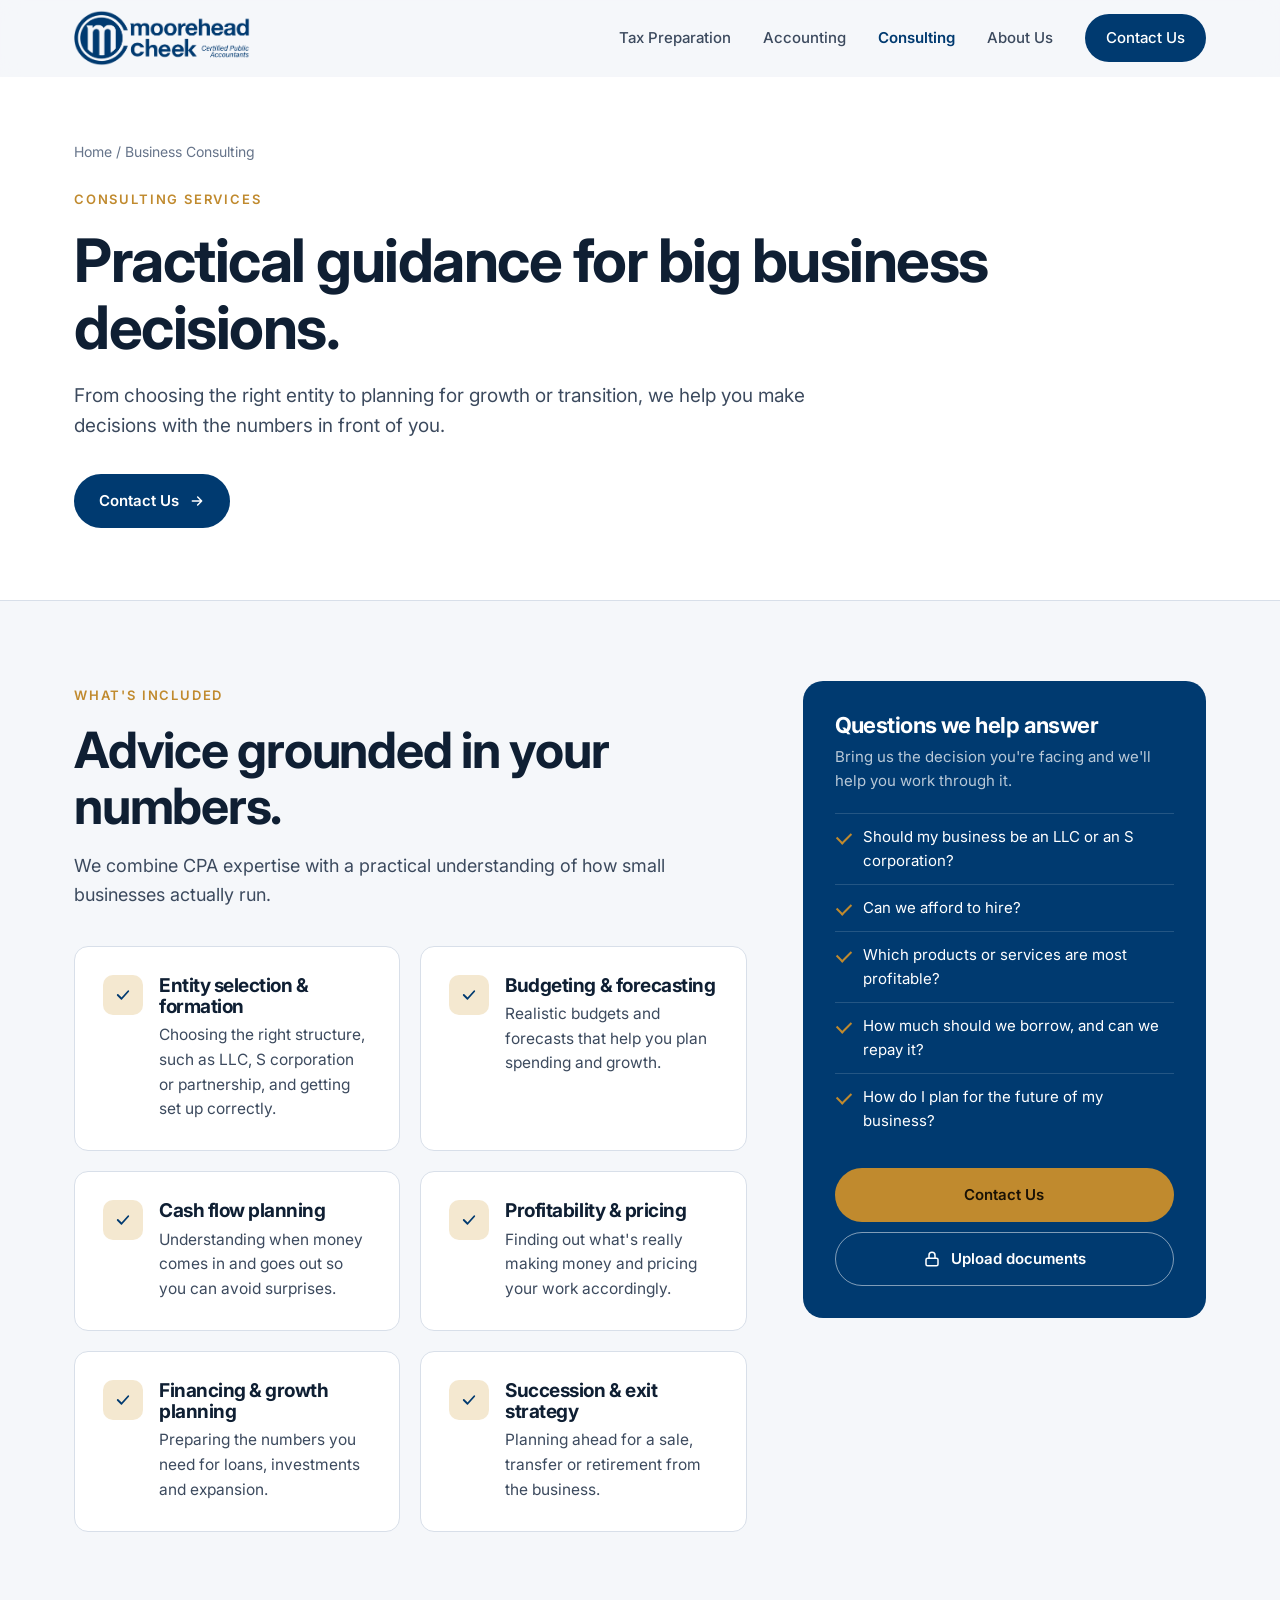
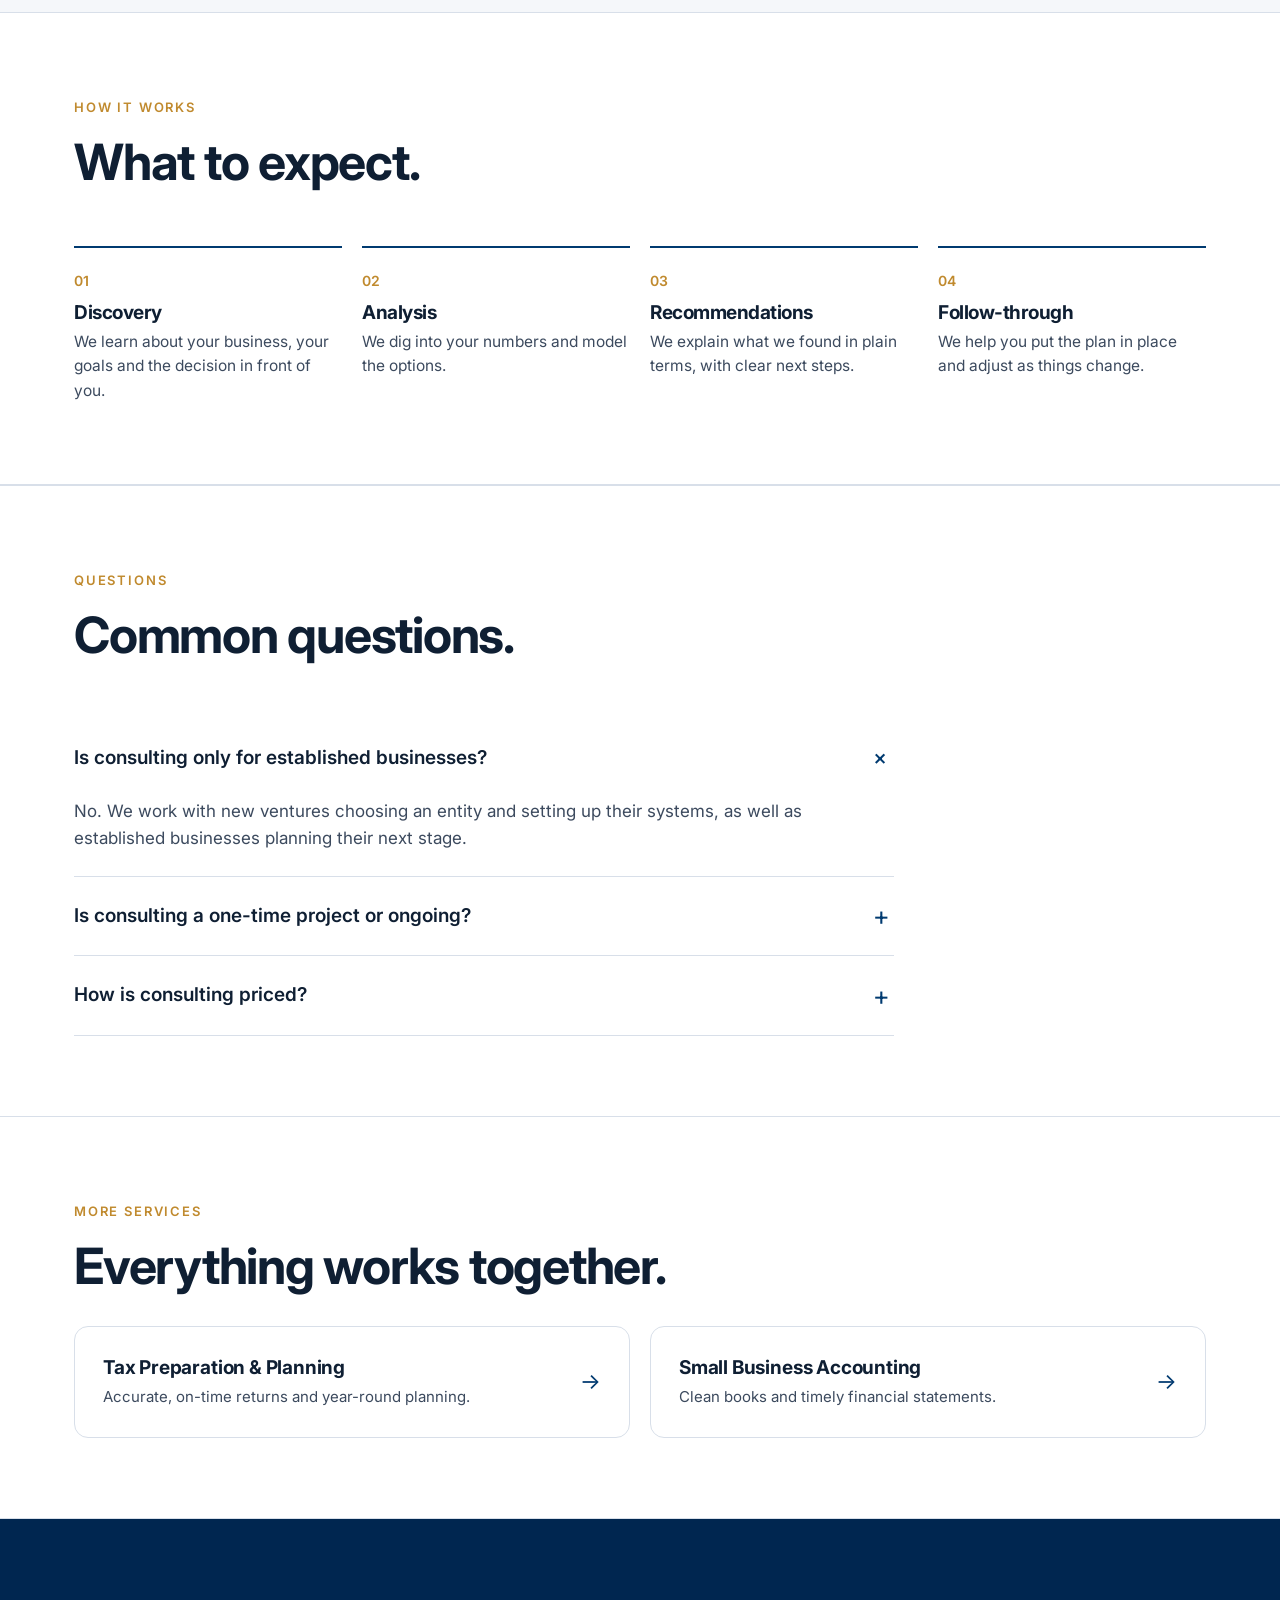
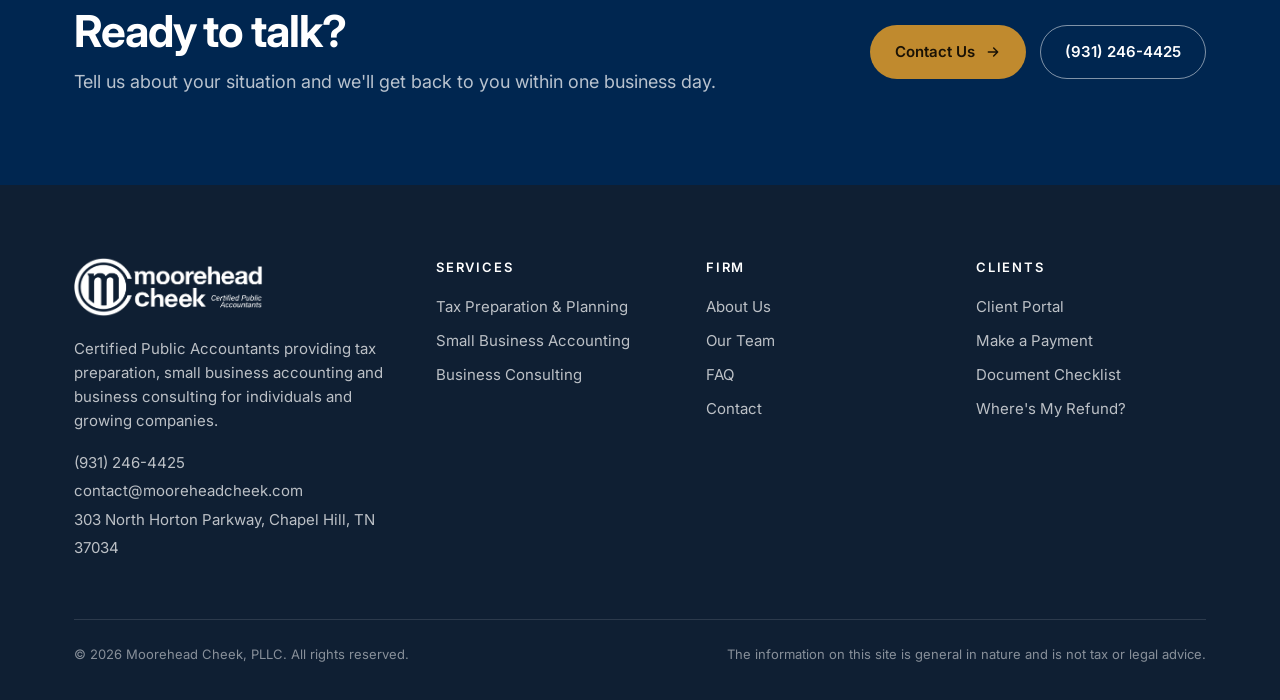
<file: business-consulting.html>
<!doctype html>
<html lang="en">
<head>
<meta charset="utf-8">
<meta name="viewport" content="width=device-width, initial-scale=1">
<title>Business Consulting | Moorehead Cheek, PLLC | Chapel Hill, TN</title>
<meta name="description" content="Entity selection, budgeting and cash flow forecasting, profitability analysis, financing and succession planning from Moorehead Cheek, PLLC in Chapel Hill, TN.">
<link rel="canonical" href="https://joncheekcpa.github.io/moorehead-cheek-website/business-consulting.html">
<link rel="icon" type="image/png" href="favicon.png">
<link rel="apple-touch-icon" href="apple-touch-icon.png">
<meta property="og:type" content="website">
<meta property="og:site_name" content="Moorehead Cheek, PLLC">
<meta property="og:title" content="Business Consulting | Moorehead Cheek, PLLC | Chapel Hill, TN">
<meta property="og:description" content="Entity selection, budgeting and cash flow forecasting, profitability analysis, financing and succession planning from Moorehead Cheek, PLLC in Chapel Hill, TN.">
<meta property="og:url" content="https://joncheekcpa.github.io/moorehead-cheek-website/business-consulting.html">
<meta property="og:image" content="https://joncheekcpa.github.io/moorehead-cheek-website/share-image.png">
<meta property="og:image:width" content="1200">
<meta property="og:image:height" content="630">
<meta property="og:image:alt" content="Moorehead Cheek logo">
<meta name="twitter:card" content="summary_large_image">
<meta name="twitter:image" content="https://joncheekcpa.github.io/moorehead-cheek-website/share-image.png">
<link rel="preconnect" href="https://fonts.googleapis.com">
<link rel="preconnect" href="https://fonts.gstatic.com" crossorigin>
<link href="https://fonts.googleapis.com/css2?family=Inter:wght@400;500;600;700&display=swap" rel="stylesheet">
<link rel="stylesheet" href="styles.css">
</head>
<body>

<header class="site" id="top">
  <div class="wrap nav">
    <a class="brand" href="index.html" aria-label="Moorehead Cheek, PLLC home">
      <img src="logo.png" alt="Moorehead Cheek, Certified Public Accountants" width="145" height="46">
    </a>
    <button class="menu-btn" aria-label="Open menu" aria-expanded="false" aria-controls="navlinks">
      <svg width="26" height="26" viewBox="0 0 24 24" fill="none" stroke="currentColor" stroke-width="2" stroke-linecap="round"><path d="M4 7h16M4 12h16M4 17h16"/></svg>
    </button>
    <nav class="nav-links" id="navlinks">
      <a href="tax-preparation.html">Tax Preparation</a>
      <a href="small-business-accounting.html">Accounting</a>
      <a href="business-consulting.html" aria-current="page">Consulting</a>
      <a href="about.html">About Us</a>
      <a href="contact.html" class="btn btn-primary">Contact Us</a>
    </nav>
  </div>
</header>

<main>

  <section class="page-hero">
    <div class="wrap reveal">
      <div class="crumbs"><a href="index.html">Home</a> / Business Consulting</div>
      <span class="eyebrow">Consulting services</span>
      <h1>Practical guidance for big business decisions.</h1>
      <p class="lead">From choosing the right entity to planning for growth or transition, we help you make decisions with the numbers in front of you.</p>
      <div class="hero-ctas">
        <a href="contact.html" class="btn btn-primary">Contact Us <svg width="16" height="16" viewBox="0 0 24 24" fill="none" stroke="currentColor" stroke-width="2.2" stroke-linecap="round" stroke-linejoin="round"><path d="M5 12h14M13 6l6 6-6 6"/></svg></a>
        
      </div>
    </div>
  </section>

  <section class="section-tight">
    <div class="wrap two-col">
      <div>
        <div class="section-head reveal" style="margin-bottom:36px">
          <span class="eyebrow">What's included</span>
          <h2>Advice grounded in your numbers.</h2>
          <p>We combine CPA expertise with a practical understanding of how small businesses actually run.</p>
        </div>
        <div class="detail-grid">
          <div class="detail reveal"><span class="tick"><svg width="18" height="18" viewBox="0 0 24 24" fill="none" stroke="currentColor" stroke-width="2.4" stroke-linecap="round" stroke-linejoin="round"><path d="M5 12l5 5 9-10"/></svg></span><div><h3>Entity selection &amp; formation</h3><p>Choosing the right structure, such as LLC, S corporation or partnership, and getting set up correctly.</p></div></div>
          <div class="detail reveal"><span class="tick"><svg width="18" height="18" viewBox="0 0 24 24" fill="none" stroke="currentColor" stroke-width="2.4" stroke-linecap="round" stroke-linejoin="round"><path d="M5 12l5 5 9-10"/></svg></span><div><h3>Budgeting &amp; forecasting</h3><p>Realistic budgets and forecasts that help you plan spending and growth.</p></div></div>
          <div class="detail reveal"><span class="tick"><svg width="18" height="18" viewBox="0 0 24 24" fill="none" stroke="currentColor" stroke-width="2.4" stroke-linecap="round" stroke-linejoin="round"><path d="M5 12l5 5 9-10"/></svg></span><div><h3>Cash flow planning</h3><p>Understanding when money comes in and goes out so you can avoid surprises.</p></div></div>
          <div class="detail reveal"><span class="tick"><svg width="18" height="18" viewBox="0 0 24 24" fill="none" stroke="currentColor" stroke-width="2.4" stroke-linecap="round" stroke-linejoin="round"><path d="M5 12l5 5 9-10"/></svg></span><div><h3>Profitability &amp; pricing</h3><p>Finding out what's really making money and pricing your work accordingly.</p></div></div>
          <div class="detail reveal"><span class="tick"><svg width="18" height="18" viewBox="0 0 24 24" fill="none" stroke="currentColor" stroke-width="2.4" stroke-linecap="round" stroke-linejoin="round"><path d="M5 12l5 5 9-10"/></svg></span><div><h3>Financing &amp; growth planning</h3><p>Preparing the numbers you need for loans, investments and expansion.</p></div></div>
          <div class="detail reveal"><span class="tick"><svg width="18" height="18" viewBox="0 0 24 24" fill="none" stroke="currentColor" stroke-width="2.4" stroke-linecap="round" stroke-linejoin="round"><path d="M5 12l5 5 9-10"/></svg></span><div><h3>Succession &amp; exit strategy</h3><p>Planning ahead for a sale, transfer or retirement from the business.</p></div></div>
        </div>
      </div>
      <aside class="side-card reveal">
        <h3>Questions we help answer</h3>
        <p>Bring us the decision you're facing and we'll help you work through it.</p>
        <ul>
            <li>Should my business be an LLC or an S corporation?</li>
            <li>Can we afford to hire?</li>
            <li>Which products or services are most profitable?</li>
            <li>How much should we borrow, and can we repay it?</li>
            <li>How do I plan for the future of my business?</li>
        </ul>
        <a href="contact.html" class="btn btn-brass">Contact Us</a>
        <a href="https://mooreheadcheek.sharefile.com/r-r0f89b0e1ede843d9a593ca7f4c37a78a" target="_blank" rel="noopener" class="btn btn-light"><svg width="18" height="18" viewBox="0 0 24 24" fill="none" stroke="currentColor" stroke-width="2" stroke-linecap="round" stroke-linejoin="round"><rect x="4" y="11" width="16" height="10" rx="2"/><path d="M8 11V7a4 4 0 0 1 8 0v4"/></svg> Upload documents</a>
      </aside>
    </div>
  </section>

  <section class="section-tight band-white">
    <div class="wrap">
      <div class="section-head reveal"><span class="eyebrow">How it works</span><h2>What to expect.</h2></div>
      <div class="steps-light">
        <div class="reveal"><h3>Discovery</h3><p>We learn about your business, your goals and the decision in front of you.</p></div>
        <div class="reveal"><h3>Analysis</h3><p>We dig into your numbers and model the options.</p></div>
        <div class="reveal"><h3>Recommendations</h3><p>We explain what we found in plain terms, with clear next steps.</p></div>
        <div class="reveal"><h3>Follow-through</h3><p>We help you put the plan in place and adjust as things change.</p></div>
      </div>
    </div>
  </section>

  <section id="faq" class="section-tight">
    <div class="wrap">
      <div class="section-head reveal">
        <span class="eyebrow">Questions</span>
        <h2>Common questions.</h2>
      </div>
      <div class="faq reveal">
        <details open>
          <summary>Is consulting only for established businesses?</summary>
          <p>No. We work with new ventures choosing an entity and setting up their systems, as well as established businesses planning their next stage.</p>
        </details>
        <details>
          <summary>Is consulting a one-time project or ongoing?</summary>
          <p>Either. Some clients need help with a single decision, while others prefer ongoing advisory support throughout the year.</p>
        </details>
        <details>
          <summary>How is consulting priced?</summary>
          <p>We'll agree on a written scope and fee before we begin, so you know exactly what's included.</p>
        </details>
      </div>
    </div>
  </section>
  <section class="section-tight band-white">
    <div class="wrap">
      <div class="section-head reveal" style="margin-bottom:32px"><span class="eyebrow">More services</span><h2>Everything works together.</h2></div>
      <div class="other">
        <a href="tax-preparation.html" class="reveal"><span><strong>Tax Preparation &amp; Planning</strong><small>Accurate, on-time returns and year-round planning.</small></span><span class="arrow" aria-hidden="true">→</span></a>
        <a href="small-business-accounting.html" class="reveal"><span><strong>Small Business Accounting</strong><small>Clean books and timely financial statements.</small></span><span class="arrow" aria-hidden="true">→</span></a>
      </div>
    </div>
  </section>
  <section class="cta-band">
    <div class="wrap cta-inner">
      <div class="reveal"><h2>Ready to talk?</h2><p>Tell us about your situation and we'll get back to you within one business day.</p></div>
      <div class="hero-ctas reveal">
        <a href="contact.html" class="btn btn-brass">Contact Us <svg width="16" height="16" viewBox="0 0 24 24" fill="none" stroke="currentColor" stroke-width="2.2" stroke-linecap="round" stroke-linejoin="round"><path d="M5 12h14M13 6l6 6-6 6"/></svg></a>
        <a href="tel:+19312464425" class="btn btn-light">(931) 246-4425</a>
      </div>
    </div>
  </section>
</main>

<footer>
  <div class="wrap">
    <div class="foot-grid">
      <div>
        <a class="brand" href="index.html"><img src="logo.png" alt="Moorehead Cheek, Certified Public Accountants" width="145" height="46"></a>
        <p style="margin-top:20px;max-width:24em">Certified Public Accountants providing tax preparation, small business accounting and business consulting for individuals and growing companies.</p>
        <p style="margin-top:16px;line-height:1.9"><a href="tel:+19312464425">(931) 246-4425</a><br><a href="mailto:contact@mooreheadcheek.com">contact@mooreheadcheek.com</a><br><a href="https://www.google.com/maps/search/?api=1&amp;query=303+North+Horton+Parkway+Chapel+Hill+TN+37034" target="_blank" rel="noopener">303 North Horton Parkway, Chapel Hill, TN 37034</a></p>
      </div>
      <div><h4>Services</h4><ul><li><a href="tax-preparation.html">Tax Preparation &amp; Planning</a></li><li><a href="small-business-accounting.html">Small Business Accounting</a></li><li><a href="business-consulting.html">Business Consulting</a></li></ul></div>
      <div><h4>Firm</h4><ul><li><a href="about.html">About Us</a></li><li><a href="about.html#team">Our Team</a></li><li><a href="index.html#faq">FAQ</a></li><li><a href="contact.html">Contact</a></li></ul></div>
      <div><h4>Clients</h4><ul><li><a href="https://mooreheadcheek.sharefile.com/r-r0f89b0e1ede843d9a593ca7f4c37a78a" target="_blank" rel="noopener">Client Portal</a></li><li><a href="#">Make a Payment</a></li><li><a href="tax-preparation.html#checklist">Document Checklist</a></li><li><a href="https://www.irs.gov/refunds" target="_blank" rel="noopener">Where's My Refund?</a></li></ul></div>
    </div>
    <div class="foot-bottom">
      <span>© <span id="yr"></span> Moorehead Cheek, PLLC. All rights reserved.</span>
      <span>The information on this site is general in nature and is not tax or legal advice.</span>
    </div>
  </div>
</footer>

<script src="site.js"></script>
</body>
</html>
</file>
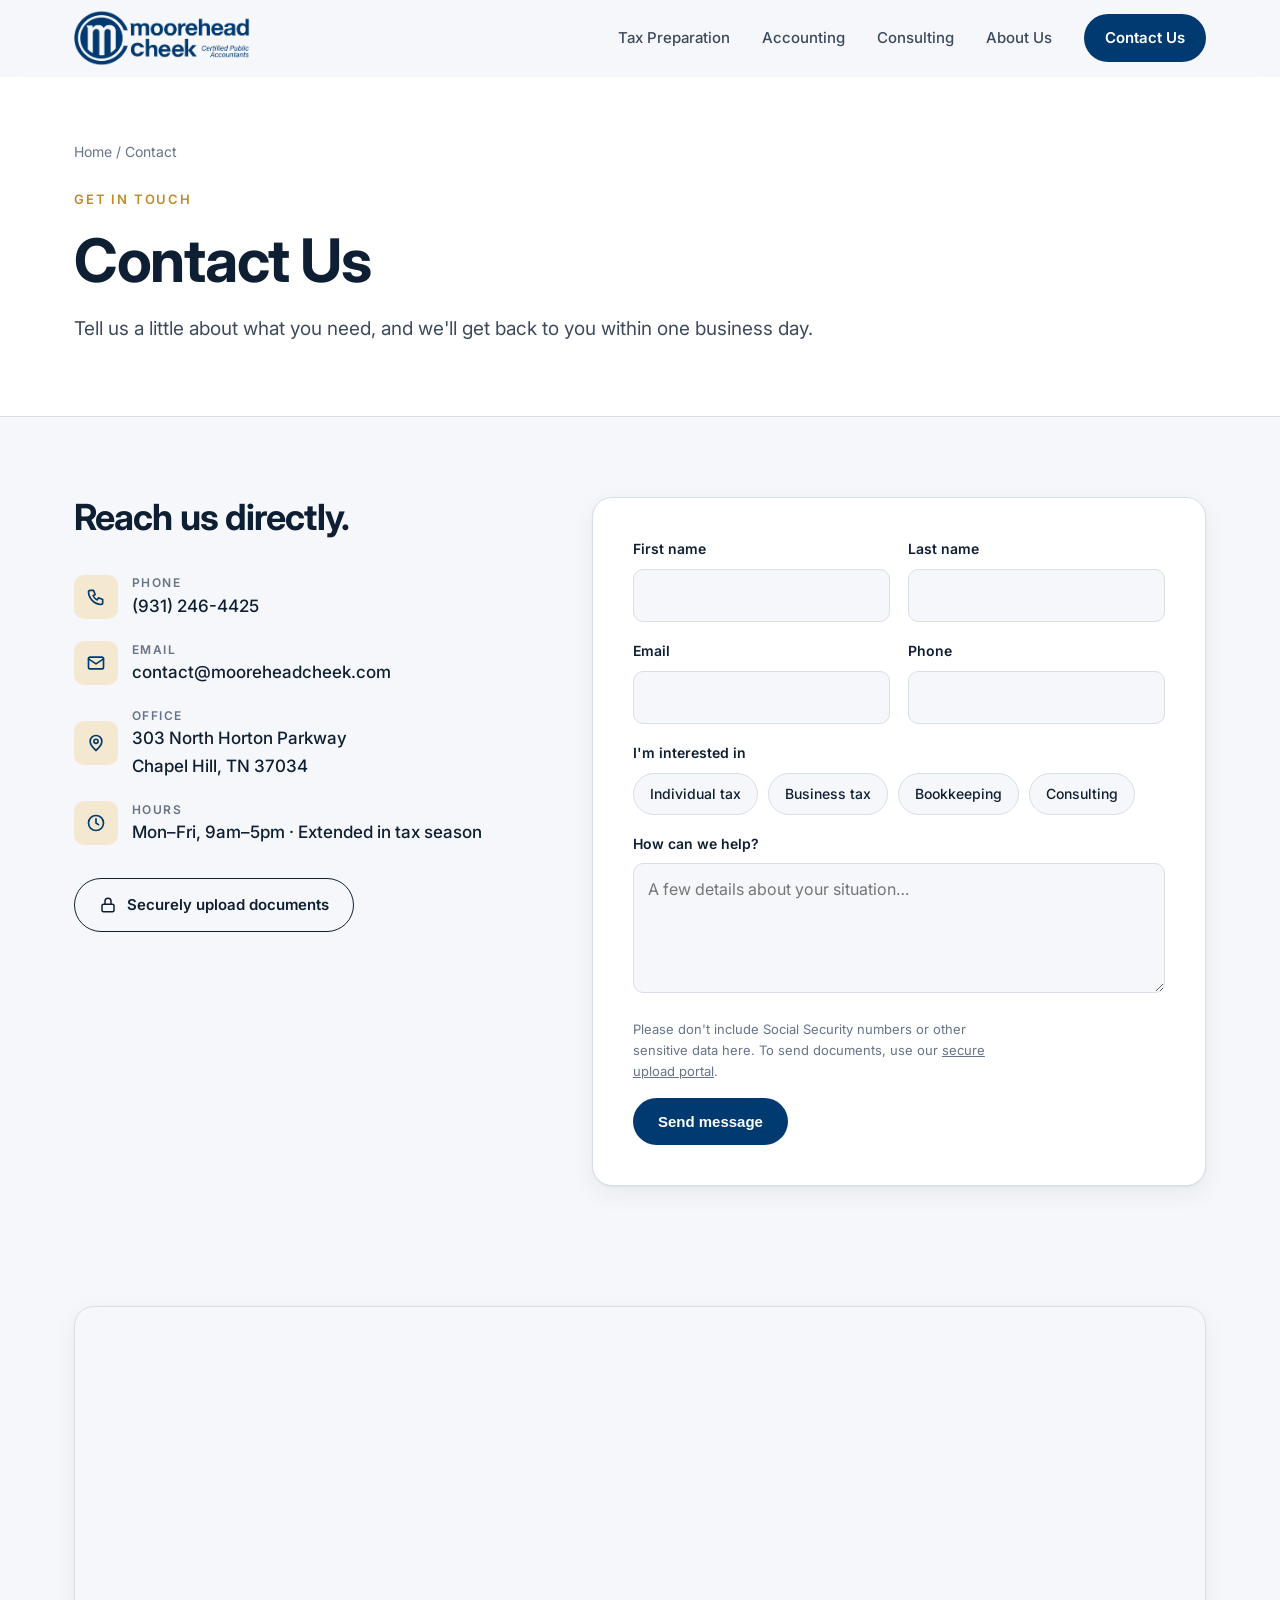
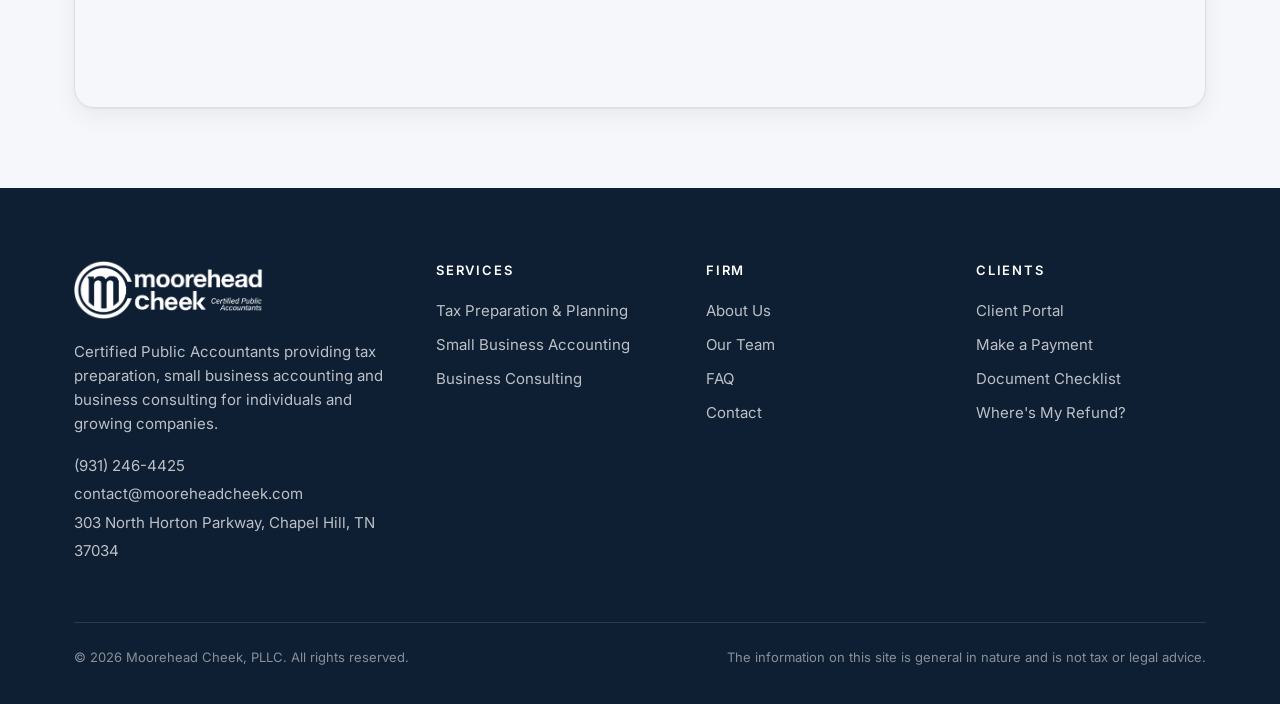
<file: contact.html>
<!doctype html>
<html lang="en">
<head>
<meta charset="utf-8">
<meta name="viewport" content="width=device-width, initial-scale=1">
<title>Contact Us | Moorehead Cheek, PLLC | Chapel Hill, TN</title>
<meta name="description" content="Contact Moorehead Cheek, PLLC at (931) 246-4425 or contact@mooreheadcheek.com. Our office is at 303 North Horton Parkway, Chapel Hill, TN 37034.">
<link rel="canonical" href="https://joncheekcpa.github.io/moorehead-cheek-website/contact.html">
<link rel="icon" type="image/png" href="favicon.png">
<link rel="apple-touch-icon" href="apple-touch-icon.png">
<meta property="og:type" content="website">
<meta property="og:site_name" content="Moorehead Cheek, PLLC">
<meta property="og:title" content="Contact Us | Moorehead Cheek, PLLC | Chapel Hill, TN">
<meta property="og:description" content="Contact Moorehead Cheek, PLLC at (931) 246-4425 or contact@mooreheadcheek.com. Our office is at 303 North Horton Parkway, Chapel Hill, TN 37034.">
<meta property="og:url" content="https://joncheekcpa.github.io/moorehead-cheek-website/contact.html">
<meta property="og:image" content="https://joncheekcpa.github.io/moorehead-cheek-website/share-image.png">
<meta property="og:image:width" content="1200">
<meta property="og:image:height" content="630">
<meta property="og:image:alt" content="Moorehead Cheek logo">
<meta name="twitter:card" content="summary_large_image">
<meta name="twitter:image" content="https://joncheekcpa.github.io/moorehead-cheek-website/share-image.png">
<link rel="preconnect" href="https://fonts.googleapis.com">
<link rel="preconnect" href="https://fonts.gstatic.com" crossorigin>
<link href="https://fonts.googleapis.com/css2?family=Inter:wght@400;500;600;700&display=swap" rel="stylesheet">
<link rel="stylesheet" href="styles.css">
</head>
<body>

<header class="site" id="top">
  <div class="wrap nav">
    <a class="brand" href="index.html" aria-label="Moorehead Cheek, PLLC home">
      <img src="logo.png" alt="Moorehead Cheek, Certified Public Accountants" width="145" height="46">
    </a>
    <button class="menu-btn" aria-label="Open menu" aria-expanded="false" aria-controls="navlinks">
      <svg width="26" height="26" viewBox="0 0 24 24" fill="none" stroke="currentColor" stroke-width="2" stroke-linecap="round"><path d="M4 7h16M4 12h16M4 17h16"/></svg>
    </button>
    <nav class="nav-links" id="navlinks">
      <a href="tax-preparation.html">Tax Preparation</a>
      <a href="small-business-accounting.html">Accounting</a>
      <a href="business-consulting.html">Consulting</a>
      <a href="about.html">About Us</a>
      <a href="contact.html" class="btn btn-primary" aria-current="page">Contact Us</a>
    </nav>
  </div>
</header>

<main>

  <section class="page-hero">
    <div class="wrap reveal">
      <div class="crumbs"><a href="index.html">Home</a> / Contact</div>
      <span class="eyebrow">Get in touch</span>
      <h1>Contact Us</h1>
      <p class="lead">Tell us a little about what you need, and we'll get back to you within one business day.</p>
    </div>
  </section>

  <section id="contact" class="section-tight">
    <div class="wrap contact">
      <div class="contact-info reveal">
        <h2 style="font-size:clamp(28px,3vw,36px);margin-top:0">Reach us directly.</h2>
        <ul class="info-list">
          <li><span class="icon"><svg width="20" height="20" viewBox="0 0 24 24" fill="none" stroke="currentColor" stroke-width="2" stroke-linecap="round" stroke-linejoin="round"><path d="M5 4h4l2 5-2.5 1.5a11 11 0 0 0 5 5L15 13l5 2v4a2 2 0 0 1-2 2A16 16 0 0 1 3 6a2 2 0 0 1 2-2"/></svg></span><div><small>Phone</small><a href="tel:+19312464425">(931) 246-4425</a></div></li>
          <li><span class="icon"><svg width="20" height="20" viewBox="0 0 24 24" fill="none" stroke="currentColor" stroke-width="2" stroke-linecap="round" stroke-linejoin="round"><rect x="3" y="5" width="18" height="14" rx="2"/><path d="M3 7l9 6 9-6"/></svg></span><div><small>Email</small><a href="mailto:contact@mooreheadcheek.com">contact@mooreheadcheek.com</a></div></li>
          <li><span class="icon"><svg width="20" height="20" viewBox="0 0 24 24" fill="none" stroke="currentColor" stroke-width="2" stroke-linecap="round" stroke-linejoin="round"><path d="M12 21s7-6 7-11a7 7 0 0 0-14 0c0 5 7 11 7 11z"/><circle cx="12" cy="10" r="2.5"/></svg></span><div><small>Office</small><a href="https://www.google.com/maps/search/?api=1&amp;query=303+North+Horton+Parkway+Chapel+Hill+TN+37034" target="_blank" rel="noopener">303 North Horton Parkway<br>Chapel Hill, TN 37034</a></div></li>
          <li><span class="icon"><svg width="20" height="20" viewBox="0 0 24 24" fill="none" stroke="currentColor" stroke-width="2" stroke-linecap="round" stroke-linejoin="round"><circle cx="12" cy="12" r="9"/><path d="M12 7v5l3 2"/></svg></span><div><small>Hours</small><span>Mon–Fri, 9am–5pm · Extended in tax season</span></div></li>
        </ul>
        <a href="https://mooreheadcheek.sharefile.com/r-r0f89b0e1ede843d9a593ca7f4c37a78a" target="_blank" rel="noopener" class="btn btn-ghost" style="margin-top:32px"><svg width="18" height="18" viewBox="0 0 24 24" fill="none" stroke="currentColor" stroke-width="2" stroke-linecap="round" stroke-linejoin="round"><rect x="4" y="11" width="16" height="10" rx="2"/><path d="M8 11V7a4 4 0 0 1 8 0v4"/></svg> Securely upload documents</a>
      </div>

      <form class="reveal" id="contactForm" novalidate>
        <div><label for="fname">First name</label><input id="fname" name="fname" autocomplete="given-name" required></div>
        <div><label for="lname">Last name</label><input id="lname" name="lname" autocomplete="family-name" required></div>
        <div><label for="email">Email</label><input id="email" type="email" name="email" autocomplete="email" required></div>
        <div><label for="phone">Phone</label><input id="phone" type="tel" name="phone" autocomplete="tel"></div>
        <div class="full">
          <label>I'm interested in</label>
          <div class="chips">
            <input type="checkbox" id="c1" name="interest" value="Individual tax"><label for="c1">Individual tax</label>
            <input type="checkbox" id="c2" name="interest" value="Business tax"><label for="c2">Business tax</label>
            <input type="checkbox" id="c3" name="interest" value="Bookkeeping"><label for="c3">Bookkeeping</label>
            <input type="checkbox" id="c4" name="interest" value="Consulting"><label for="c4">Consulting</label>
          </div>
        </div>
        <div class="full"><label for="msg">How can we help?</label><textarea id="msg" name="msg" placeholder="A few details about your situation…"></textarea></div>
        <div class="full form-foot">
          <small>Please don't include Social Security numbers or other sensitive data here. To send documents, use our <a href="https://mooreheadcheek.sharefile.com/r-r0f89b0e1ede843d9a593ca7f4c37a78a" target="_blank" rel="noopener">secure upload portal</a>.</small>
          <button type="submit" class="btn btn-primary">Send message</button>
        </div>
        <div class="form-ok" role="status">Thanks! We'll be in touch within one business day.</div>
      </form>
    </div>
  </section>

  <section class="section-tight" style="padding-top:0">
    <div class="wrap">
      <div class="map reveal">
        <iframe title="Map to Moorehead Cheek, PLLC at 303 North Horton Parkway, Chapel Hill, TN" loading="lazy" referrerpolicy="no-referrer-when-downgrade"
          src="https://www.google.com/maps?q=303+North+Horton+Parkway,+Chapel+Hill,+TN+37034&amp;output=embed"></iframe>
      </div>
    </div>
  </section>

</main>

<footer>
  <div class="wrap">
    <div class="foot-grid">
      <div>
        <a class="brand" href="index.html"><img src="logo.png" alt="Moorehead Cheek, Certified Public Accountants" width="145" height="46"></a>
        <p style="margin-top:20px;max-width:24em">Certified Public Accountants providing tax preparation, small business accounting and business consulting for individuals and growing companies.</p>
        <p style="margin-top:16px;line-height:1.9"><a href="tel:+19312464425">(931) 246-4425</a><br><a href="mailto:contact@mooreheadcheek.com">contact@mooreheadcheek.com</a><br><a href="https://www.google.com/maps/search/?api=1&amp;query=303+North+Horton+Parkway+Chapel+Hill+TN+37034" target="_blank" rel="noopener">303 North Horton Parkway, Chapel Hill, TN 37034</a></p>
      </div>
      <div><h4>Services</h4><ul><li><a href="tax-preparation.html">Tax Preparation &amp; Planning</a></li><li><a href="small-business-accounting.html">Small Business Accounting</a></li><li><a href="business-consulting.html">Business Consulting</a></li></ul></div>
      <div><h4>Firm</h4><ul><li><a href="about.html">About Us</a></li><li><a href="about.html#team">Our Team</a></li><li><a href="index.html#faq">FAQ</a></li><li><a href="contact.html">Contact</a></li></ul></div>
      <div><h4>Clients</h4><ul><li><a href="https://mooreheadcheek.sharefile.com/r-r0f89b0e1ede843d9a593ca7f4c37a78a" target="_blank" rel="noopener">Client Portal</a></li><li><a href="#">Make a Payment</a></li><li><a href="tax-preparation.html#checklist">Document Checklist</a></li><li><a href="https://www.irs.gov/refunds" target="_blank" rel="noopener">Where's My Refund?</a></li></ul></div>
    </div>
    <div class="foot-bottom">
      <span>© <span id="yr"></span> Moorehead Cheek, PLLC. All rights reserved.</span>
      <span>The information on this site is general in nature and is not tax or legal advice.</span>
    </div>
  </div>
</footer>

<script src="site.js"></script>
</body>
</html>
</file>
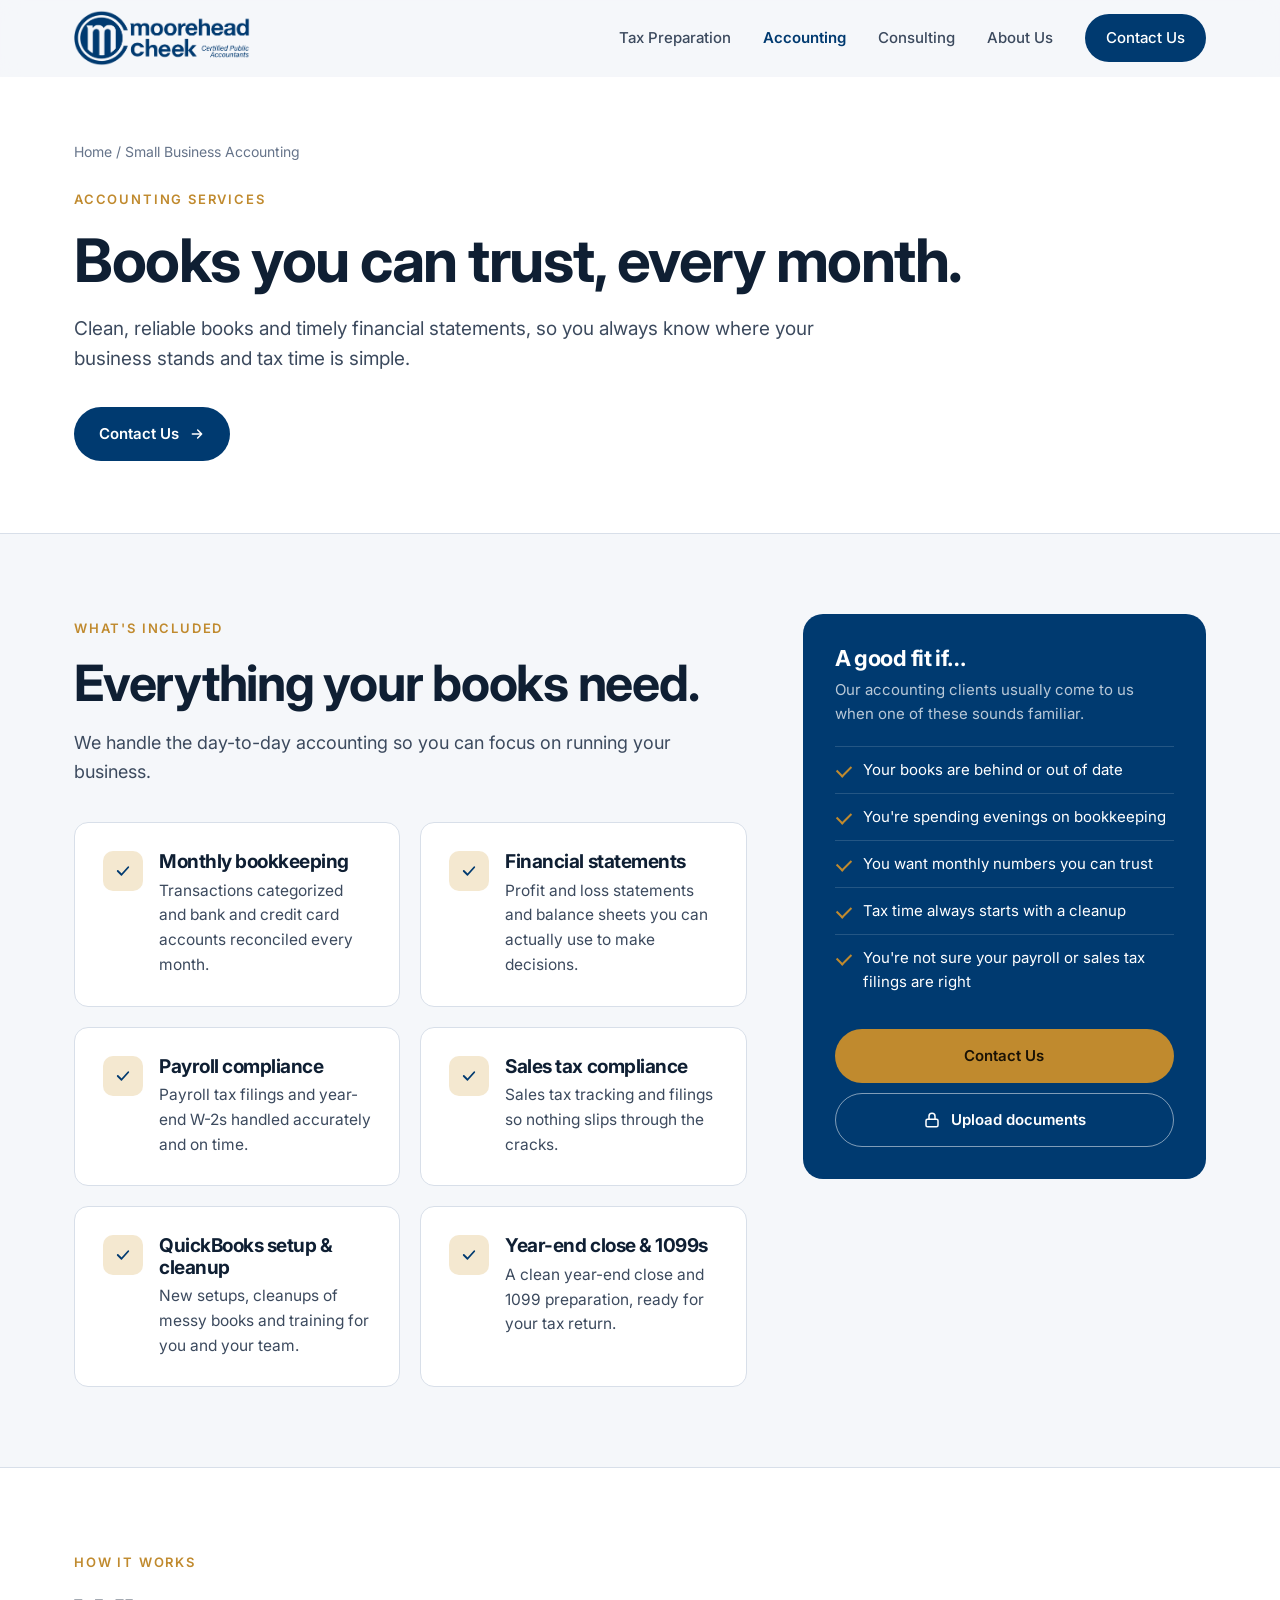
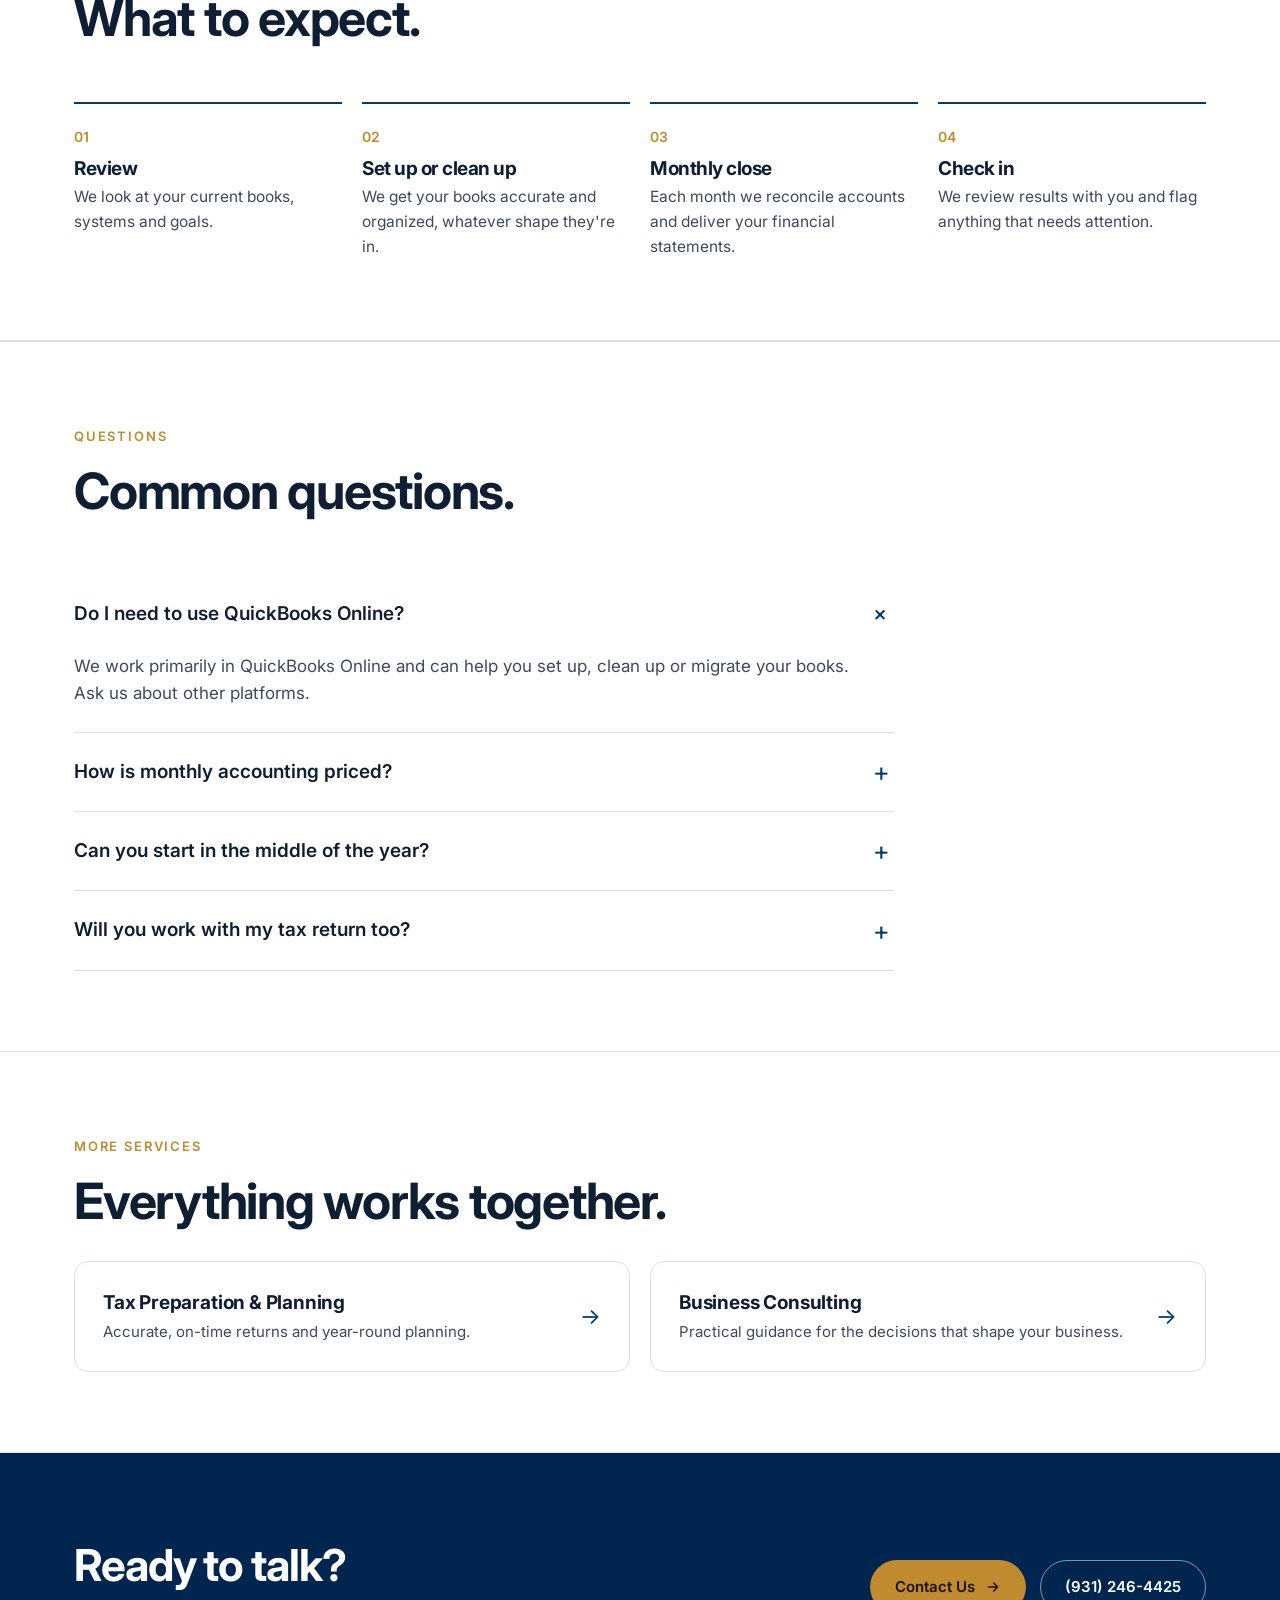
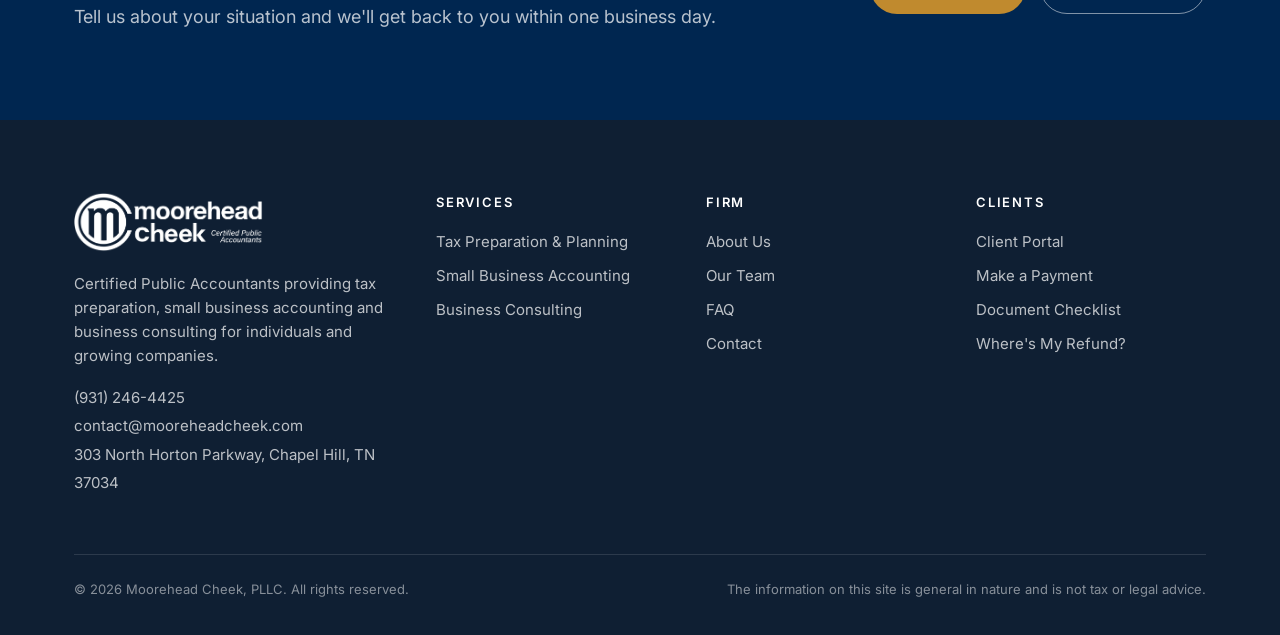
<file: small-business-accounting.html>
<!doctype html>
<html lang="en">
<head>
<meta charset="utf-8">
<meta name="viewport" content="width=device-width, initial-scale=1">
<title>Small Business Accounting &amp; Bookkeeping | Moorehead Cheek, PLLC | Chapel Hill, TN</title>
<meta name="description" content="Monthly bookkeeping, financial statements, payroll and sales tax compliance, and QuickBooks setup and cleanup for small businesses from Moorehead Cheek, PLLC in Chapel Hill, TN.">
<link rel="canonical" href="https://joncheekcpa.github.io/moorehead-cheek-website/small-business-accounting.html">
<link rel="icon" type="image/png" href="favicon.png">
<link rel="apple-touch-icon" href="apple-touch-icon.png">
<meta property="og:type" content="website">
<meta property="og:site_name" content="Moorehead Cheek, PLLC">
<meta property="og:title" content="Small Business Accounting &amp; Bookkeeping | Moorehead Cheek, PLLC | Chapel Hill, TN">
<meta property="og:description" content="Monthly bookkeeping, financial statements, payroll and sales tax compliance, and QuickBooks setup and cleanup for small businesses from Moorehead Cheek, PLLC in Chapel Hill, TN.">
<meta property="og:url" content="https://joncheekcpa.github.io/moorehead-cheek-website/small-business-accounting.html">
<meta property="og:image" content="https://joncheekcpa.github.io/moorehead-cheek-website/share-image.png">
<meta property="og:image:width" content="1200">
<meta property="og:image:height" content="630">
<meta property="og:image:alt" content="Moorehead Cheek logo">
<meta name="twitter:card" content="summary_large_image">
<meta name="twitter:image" content="https://joncheekcpa.github.io/moorehead-cheek-website/share-image.png">
<link rel="preconnect" href="https://fonts.googleapis.com">
<link rel="preconnect" href="https://fonts.gstatic.com" crossorigin>
<link href="https://fonts.googleapis.com/css2?family=Inter:wght@400;500;600;700&display=swap" rel="stylesheet">
<link rel="stylesheet" href="styles.css">
</head>
<body>

<header class="site" id="top">
  <div class="wrap nav">
    <a class="brand" href="index.html" aria-label="Moorehead Cheek, PLLC home">
      <img src="logo.png" alt="Moorehead Cheek, Certified Public Accountants" width="145" height="46">
    </a>
    <button class="menu-btn" aria-label="Open menu" aria-expanded="false" aria-controls="navlinks">
      <svg width="26" height="26" viewBox="0 0 24 24" fill="none" stroke="currentColor" stroke-width="2" stroke-linecap="round"><path d="M4 7h16M4 12h16M4 17h16"/></svg>
    </button>
    <nav class="nav-links" id="navlinks">
      <a href="tax-preparation.html">Tax Preparation</a>
      <a href="small-business-accounting.html" aria-current="page">Accounting</a>
      <a href="business-consulting.html">Consulting</a>
      <a href="about.html">About Us</a>
      <a href="contact.html" class="btn btn-primary">Contact Us</a>
    </nav>
  </div>
</header>

<main>

  <section class="page-hero">
    <div class="wrap reveal">
      <div class="crumbs"><a href="index.html">Home</a> / Small Business Accounting</div>
      <span class="eyebrow">Accounting services</span>
      <h1>Books you can trust, every month.</h1>
      <p class="lead">Clean, reliable books and timely financial statements, so you always know where your business stands and tax time is simple.</p>
      <div class="hero-ctas">
        <a href="contact.html" class="btn btn-primary">Contact Us <svg width="16" height="16" viewBox="0 0 24 24" fill="none" stroke="currentColor" stroke-width="2.2" stroke-linecap="round" stroke-linejoin="round"><path d="M5 12h14M13 6l6 6-6 6"/></svg></a>
        
      </div>
    </div>
  </section>

  <section class="section-tight">
    <div class="wrap two-col">
      <div>
        <div class="section-head reveal" style="margin-bottom:36px">
          <span class="eyebrow">What's included</span>
          <h2>Everything your books need.</h2>
          <p>We handle the day-to-day accounting so you can focus on running your business.</p>
        </div>
        <div class="detail-grid">
          <div class="detail reveal"><span class="tick"><svg width="18" height="18" viewBox="0 0 24 24" fill="none" stroke="currentColor" stroke-width="2.4" stroke-linecap="round" stroke-linejoin="round"><path d="M5 12l5 5 9-10"/></svg></span><div><h3>Monthly bookkeeping</h3><p>Transactions categorized and bank and credit card accounts reconciled every month.</p></div></div>
          <div class="detail reveal"><span class="tick"><svg width="18" height="18" viewBox="0 0 24 24" fill="none" stroke="currentColor" stroke-width="2.4" stroke-linecap="round" stroke-linejoin="round"><path d="M5 12l5 5 9-10"/></svg></span><div><h3>Financial statements</h3><p>Profit and loss statements and balance sheets you can actually use to make decisions.</p></div></div>
          <div class="detail reveal"><span class="tick"><svg width="18" height="18" viewBox="0 0 24 24" fill="none" stroke="currentColor" stroke-width="2.4" stroke-linecap="round" stroke-linejoin="round"><path d="M5 12l5 5 9-10"/></svg></span><div><h3>Payroll compliance</h3><p>Payroll tax filings and year-end W-2s handled accurately and on time.</p></div></div>
          <div class="detail reveal"><span class="tick"><svg width="18" height="18" viewBox="0 0 24 24" fill="none" stroke="currentColor" stroke-width="2.4" stroke-linecap="round" stroke-linejoin="round"><path d="M5 12l5 5 9-10"/></svg></span><div><h3>Sales tax compliance</h3><p>Sales tax tracking and filings so nothing slips through the cracks.</p></div></div>
          <div class="detail reveal"><span class="tick"><svg width="18" height="18" viewBox="0 0 24 24" fill="none" stroke="currentColor" stroke-width="2.4" stroke-linecap="round" stroke-linejoin="round"><path d="M5 12l5 5 9-10"/></svg></span><div><h3>QuickBooks setup &amp; cleanup</h3><p>New setups, cleanups of messy books and training for you and your team.</p></div></div>
          <div class="detail reveal"><span class="tick"><svg width="18" height="18" viewBox="0 0 24 24" fill="none" stroke="currentColor" stroke-width="2.4" stroke-linecap="round" stroke-linejoin="round"><path d="M5 12l5 5 9-10"/></svg></span><div><h3>Year-end close &amp; 1099s</h3><p>A clean year-end close and 1099 preparation, ready for your tax return.</p></div></div>
        </div>
      </div>
      <aside class="side-card reveal">
        <h3>A good fit if…</h3>
        <p>Our accounting clients usually come to us when one of these sounds familiar.</p>
        <ul>
            <li>Your books are behind or out of date</li>
            <li>You're spending evenings on bookkeeping</li>
            <li>You want monthly numbers you can trust</li>
            <li>Tax time always starts with a cleanup</li>
            <li>You're not sure your payroll or sales tax filings are right</li>
        </ul>
        <a href="contact.html" class="btn btn-brass">Contact Us</a>
        <a href="https://mooreheadcheek.sharefile.com/r-r0f89b0e1ede843d9a593ca7f4c37a78a" target="_blank" rel="noopener" class="btn btn-light"><svg width="18" height="18" viewBox="0 0 24 24" fill="none" stroke="currentColor" stroke-width="2" stroke-linecap="round" stroke-linejoin="round"><rect x="4" y="11" width="16" height="10" rx="2"/><path d="M8 11V7a4 4 0 0 1 8 0v4"/></svg> Upload documents</a>
      </aside>
    </div>
  </section>

  <section class="section-tight band-white">
    <div class="wrap">
      <div class="section-head reveal"><span class="eyebrow">How it works</span><h2>What to expect.</h2></div>
      <div class="steps-light">
        <div class="reveal"><h3>Review</h3><p>We look at your current books, systems and goals.</p></div>
        <div class="reveal"><h3>Set up or clean up</h3><p>We get your books accurate and organized, whatever shape they're in.</p></div>
        <div class="reveal"><h3>Monthly close</h3><p>Each month we reconcile accounts and deliver your financial statements.</p></div>
        <div class="reveal"><h3>Check in</h3><p>We review results with you and flag anything that needs attention.</p></div>
      </div>
    </div>
  </section>

  <section id="faq" class="section-tight">
    <div class="wrap">
      <div class="section-head reveal">
        <span class="eyebrow">Questions</span>
        <h2>Common questions.</h2>
      </div>
      <div class="faq reveal">
        <details open>
          <summary>Do I need to use QuickBooks Online?</summary>
          <p>We work primarily in QuickBooks Online and can help you set up, clean up or migrate your books. Ask us about other platforms.</p>
        </details>
        <details>
          <summary>How is monthly accounting priced?</summary>
          <p>Monthly accounting is offered as a fixed monthly subscription based on the size and complexity of your business, so there are no hourly surprises.</p>
        </details>
        <details>
          <summary>Can you start in the middle of the year?</summary>
          <p>Yes. We can start at any point and catch up earlier months as needed.</p>
        </details>
        <details>
          <summary>Will you work with my tax return too?</summary>
          <p>Yes. When we keep your books and prepare your return, everything is coordinated, which saves time and reduces errors.</p>
        </details>
      </div>
    </div>
  </section>
  <section class="section-tight band-white">
    <div class="wrap">
      <div class="section-head reveal" style="margin-bottom:32px"><span class="eyebrow">More services</span><h2>Everything works together.</h2></div>
      <div class="other">
        <a href="tax-preparation.html" class="reveal"><span><strong>Tax Preparation &amp; Planning</strong><small>Accurate, on-time returns and year-round planning.</small></span><span class="arrow" aria-hidden="true">→</span></a>
        <a href="business-consulting.html" class="reveal"><span><strong>Business Consulting</strong><small>Practical guidance for the decisions that shape your business.</small></span><span class="arrow" aria-hidden="true">→</span></a>
      </div>
    </div>
  </section>
  <section class="cta-band">
    <div class="wrap cta-inner">
      <div class="reveal"><h2>Ready to talk?</h2><p>Tell us about your situation and we'll get back to you within one business day.</p></div>
      <div class="hero-ctas reveal">
        <a href="contact.html" class="btn btn-brass">Contact Us <svg width="16" height="16" viewBox="0 0 24 24" fill="none" stroke="currentColor" stroke-width="2.2" stroke-linecap="round" stroke-linejoin="round"><path d="M5 12h14M13 6l6 6-6 6"/></svg></a>
        <a href="tel:+19312464425" class="btn btn-light">(931) 246-4425</a>
      </div>
    </div>
  </section>
</main>

<footer>
  <div class="wrap">
    <div class="foot-grid">
      <div>
        <a class="brand" href="index.html"><img src="logo.png" alt="Moorehead Cheek, Certified Public Accountants" width="145" height="46"></a>
        <p style="margin-top:20px;max-width:24em">Certified Public Accountants providing tax preparation, small business accounting and business consulting for individuals and growing companies.</p>
        <p style="margin-top:16px;line-height:1.9"><a href="tel:+19312464425">(931) 246-4425</a><br><a href="mailto:contact@mooreheadcheek.com">contact@mooreheadcheek.com</a><br><a href="https://www.google.com/maps/search/?api=1&amp;query=303+North+Horton+Parkway+Chapel+Hill+TN+37034" target="_blank" rel="noopener">303 North Horton Parkway, Chapel Hill, TN 37034</a></p>
      </div>
      <div><h4>Services</h4><ul><li><a href="tax-preparation.html">Tax Preparation &amp; Planning</a></li><li><a href="small-business-accounting.html">Small Business Accounting</a></li><li><a href="business-consulting.html">Business Consulting</a></li></ul></div>
      <div><h4>Firm</h4><ul><li><a href="about.html">About Us</a></li><li><a href="about.html#team">Our Team</a></li><li><a href="index.html#faq">FAQ</a></li><li><a href="contact.html">Contact</a></li></ul></div>
      <div><h4>Clients</h4><ul><li><a href="https://mooreheadcheek.sharefile.com/r-r0f89b0e1ede843d9a593ca7f4c37a78a" target="_blank" rel="noopener">Client Portal</a></li><li><a href="#">Make a Payment</a></li><li><a href="tax-preparation.html#checklist">Document Checklist</a></li><li><a href="https://www.irs.gov/refunds" target="_blank" rel="noopener">Where's My Refund?</a></li></ul></div>
    </div>
    <div class="foot-bottom">
      <span>© <span id="yr"></span> Moorehead Cheek, PLLC. All rights reserved.</span>
      <span>The information on this site is general in nature and is not tax or legal advice.</span>
    </div>
  </div>
</footer>

<script src="site.js"></script>
</body>
</html>
</file>
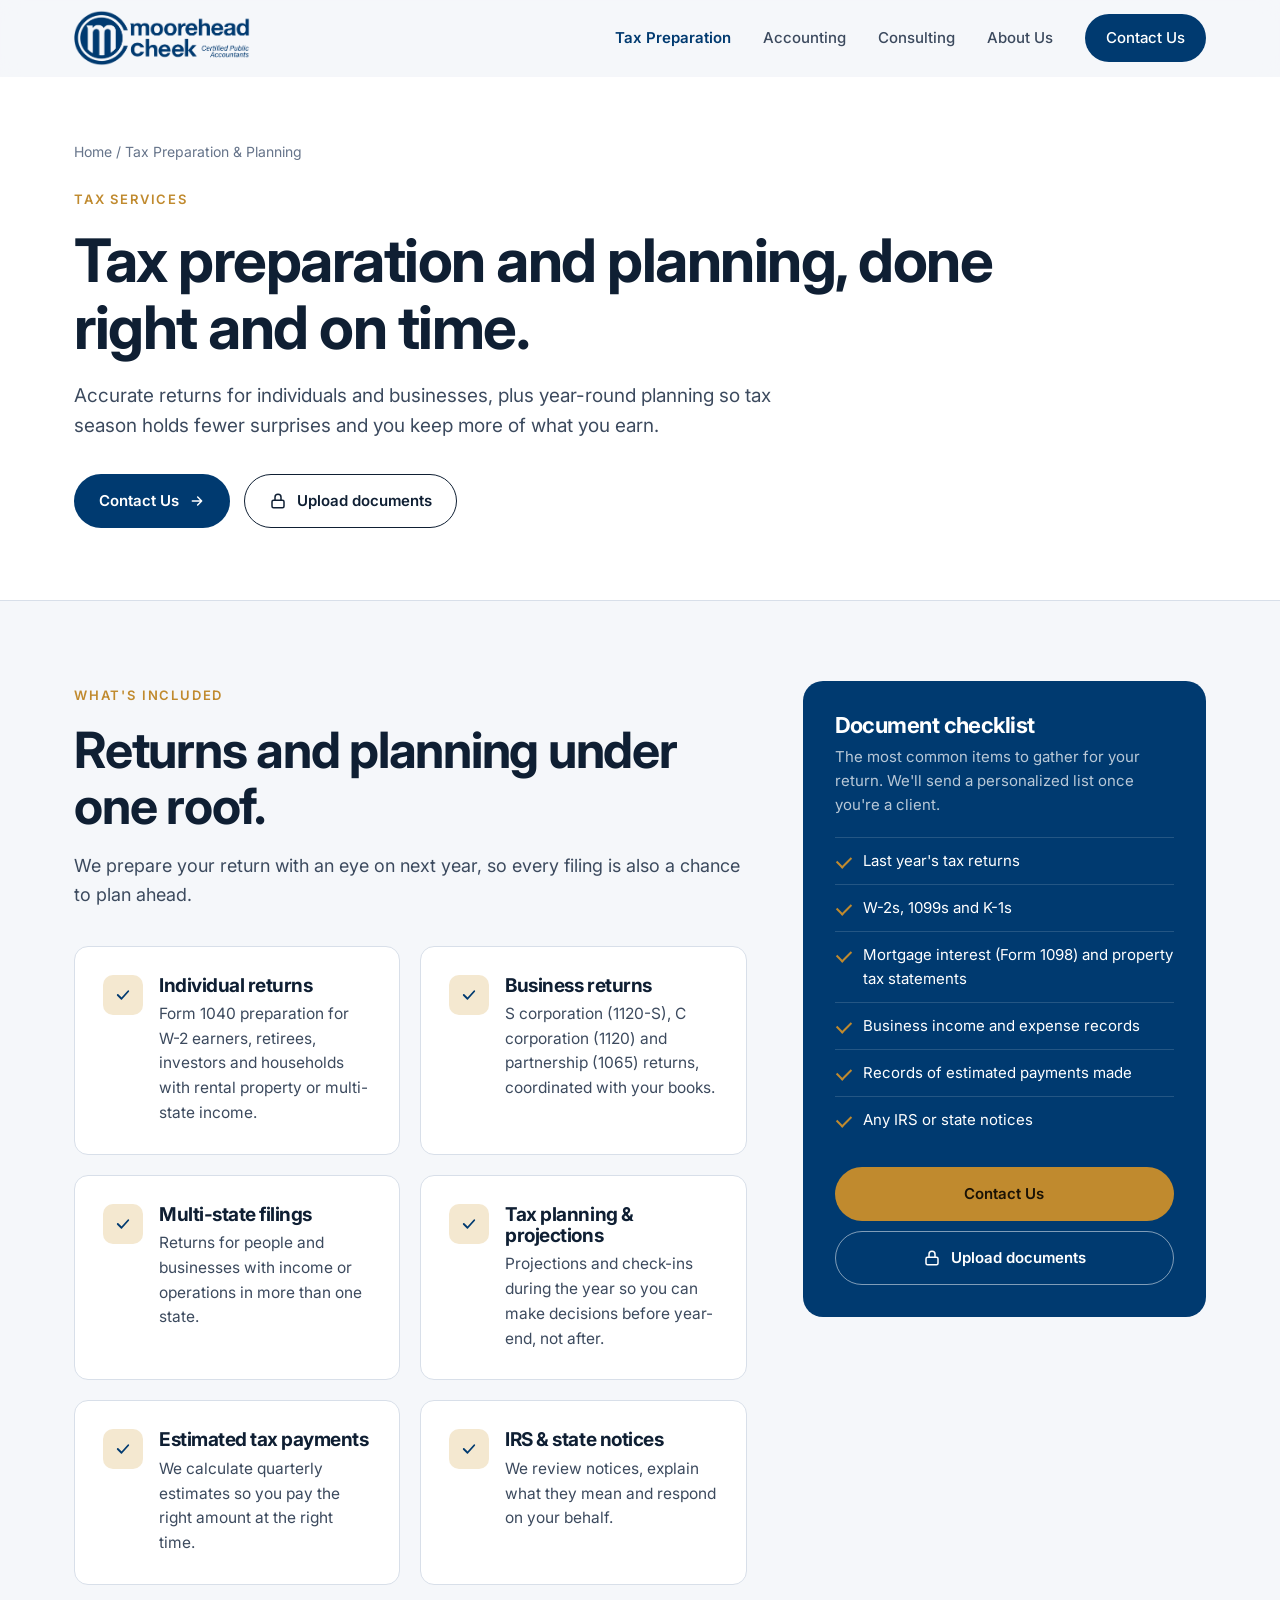
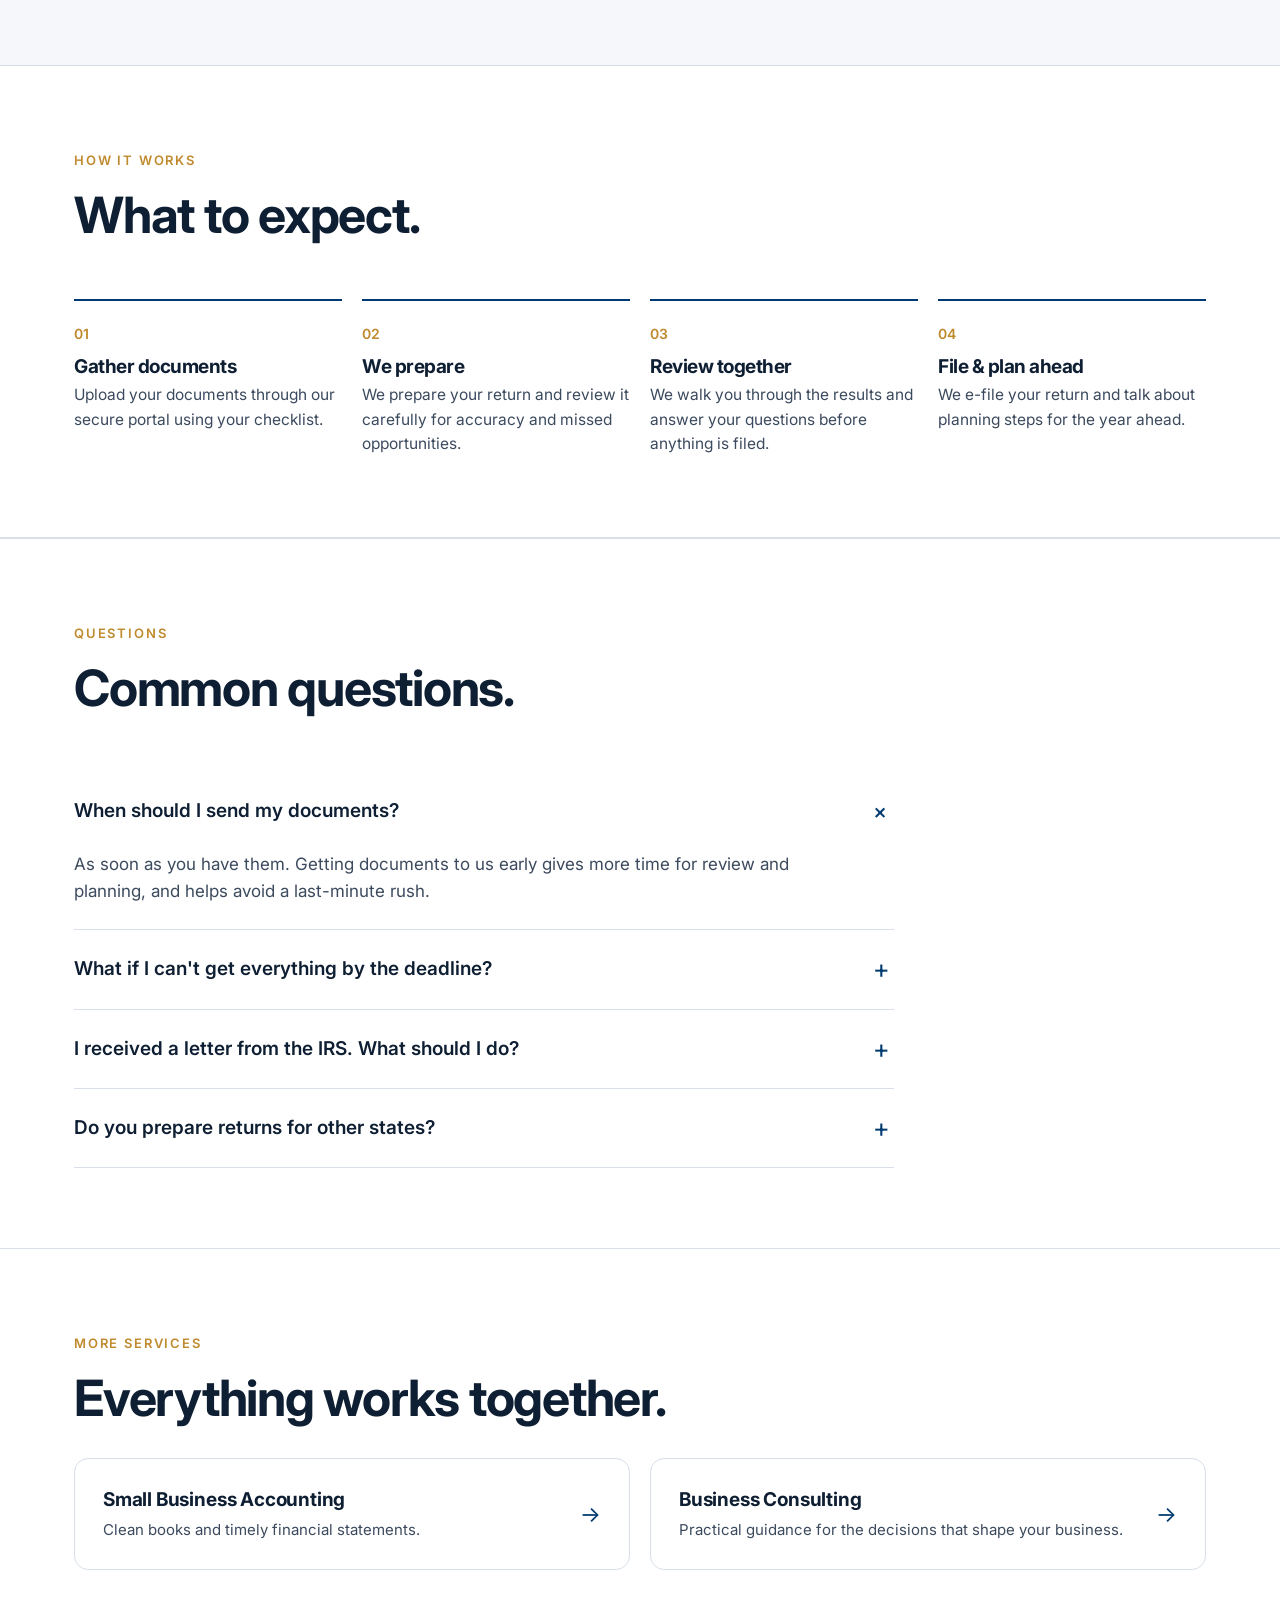
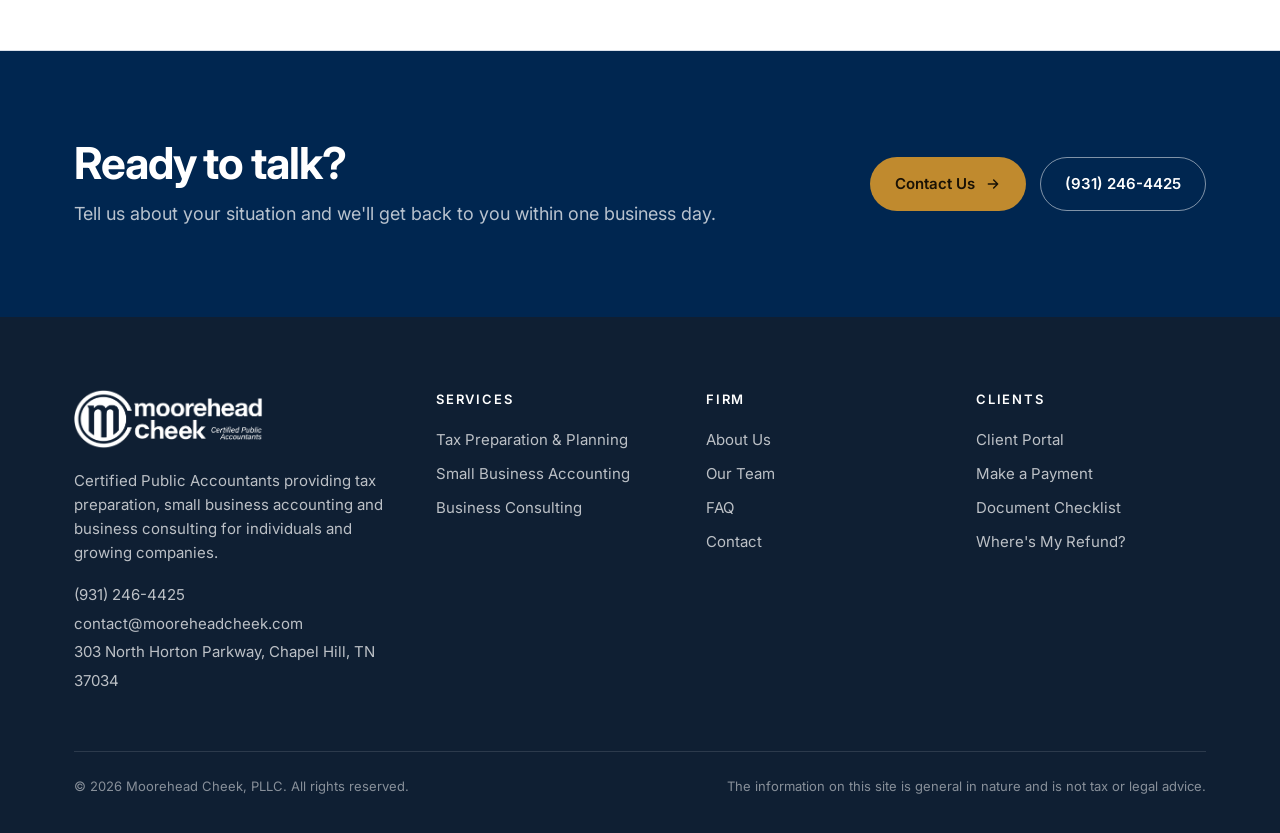
<file: tax-preparation.html>
<!doctype html>
<html lang="en">
<head>
<meta charset="utf-8">
<meta name="viewport" content="width=device-width, initial-scale=1">
<title>Tax Preparation &amp; Planning | Moorehead Cheek, PLLC | Chapel Hill, TN</title>
<meta name="description" content="Individual and business tax return preparation, multi-state filings, year-round tax planning and IRS notice help from Moorehead Cheek, PLLC in Chapel Hill, TN.">
<link rel="canonical" href="https://joncheekcpa.github.io/moorehead-cheek-website/tax-preparation.html">
<link rel="icon" type="image/png" href="favicon.png">
<link rel="apple-touch-icon" href="apple-touch-icon.png">
<meta property="og:type" content="website">
<meta property="og:site_name" content="Moorehead Cheek, PLLC">
<meta property="og:title" content="Tax Preparation &amp; Planning | Moorehead Cheek, PLLC | Chapel Hill, TN">
<meta property="og:description" content="Individual and business tax return preparation, multi-state filings, year-round tax planning and IRS notice help from Moorehead Cheek, PLLC in Chapel Hill, TN.">
<meta property="og:url" content="https://joncheekcpa.github.io/moorehead-cheek-website/tax-preparation.html">
<meta property="og:image" content="https://joncheekcpa.github.io/moorehead-cheek-website/share-image.png">
<meta property="og:image:width" content="1200">
<meta property="og:image:height" content="630">
<meta property="og:image:alt" content="Moorehead Cheek logo">
<meta name="twitter:card" content="summary_large_image">
<meta name="twitter:image" content="https://joncheekcpa.github.io/moorehead-cheek-website/share-image.png">
<link rel="preconnect" href="https://fonts.googleapis.com">
<link rel="preconnect" href="https://fonts.gstatic.com" crossorigin>
<link href="https://fonts.googleapis.com/css2?family=Inter:wght@400;500;600;700&display=swap" rel="stylesheet">
<link rel="stylesheet" href="styles.css">
</head>
<body>

<header class="site" id="top">
  <div class="wrap nav">
    <a class="brand" href="index.html" aria-label="Moorehead Cheek, PLLC home">
      <img src="logo.png" alt="Moorehead Cheek, Certified Public Accountants" width="145" height="46">
    </a>
    <button class="menu-btn" aria-label="Open menu" aria-expanded="false" aria-controls="navlinks">
      <svg width="26" height="26" viewBox="0 0 24 24" fill="none" stroke="currentColor" stroke-width="2" stroke-linecap="round"><path d="M4 7h16M4 12h16M4 17h16"/></svg>
    </button>
    <nav class="nav-links" id="navlinks">
      <a href="tax-preparation.html" aria-current="page">Tax Preparation</a>
      <a href="small-business-accounting.html">Accounting</a>
      <a href="business-consulting.html">Consulting</a>
      <a href="about.html">About Us</a>
      <a href="contact.html" class="btn btn-primary">Contact Us</a>
    </nav>
  </div>
</header>

<main>

  <section class="page-hero">
    <div class="wrap reveal">
      <div class="crumbs"><a href="index.html">Home</a> / Tax Preparation &amp; Planning</div>
      <span class="eyebrow">Tax services</span>
      <h1>Tax preparation and planning, done right and on time.</h1>
      <p class="lead">Accurate returns for individuals and businesses, plus year-round planning so tax season holds fewer surprises and you keep more of what you earn.</p>
      <div class="hero-ctas">
        <a href="contact.html" class="btn btn-primary">Contact Us <svg width="16" height="16" viewBox="0 0 24 24" fill="none" stroke="currentColor" stroke-width="2.2" stroke-linecap="round" stroke-linejoin="round"><path d="M5 12h14M13 6l6 6-6 6"/></svg></a>
        <a href="https://mooreheadcheek.sharefile.com/r-r0f89b0e1ede843d9a593ca7f4c37a78a" target="_blank" rel="noopener" class="btn btn-ghost"><svg width="18" height="18" viewBox="0 0 24 24" fill="none" stroke="currentColor" stroke-width="2" stroke-linecap="round" stroke-linejoin="round"><rect x="4" y="11" width="16" height="10" rx="2"/><path d="M8 11V7a4 4 0 0 1 8 0v4"/></svg> Upload documents</a>
      </div>
    </div>
  </section>

  <section class="section-tight">
    <div class="wrap two-col">
      <div>
        <div class="section-head reveal" style="margin-bottom:36px">
          <span class="eyebrow">What's included</span>
          <h2>Returns and planning under one roof.</h2>
          <p>We prepare your return with an eye on next year, so every filing is also a chance to plan ahead.</p>
        </div>
        <div class="detail-grid">
          <div class="detail reveal"><span class="tick"><svg width="18" height="18" viewBox="0 0 24 24" fill="none" stroke="currentColor" stroke-width="2.4" stroke-linecap="round" stroke-linejoin="round"><path d="M5 12l5 5 9-10"/></svg></span><div><h3>Individual returns</h3><p>Form 1040 preparation for W-2 earners, retirees, investors and households with rental property or multi-state income.</p></div></div>
          <div class="detail reveal"><span class="tick"><svg width="18" height="18" viewBox="0 0 24 24" fill="none" stroke="currentColor" stroke-width="2.4" stroke-linecap="round" stroke-linejoin="round"><path d="M5 12l5 5 9-10"/></svg></span><div><h3>Business returns</h3><p>S corporation (1120-S), C corporation (1120) and partnership (1065) returns, coordinated with your books.</p></div></div>
          <div class="detail reveal"><span class="tick"><svg width="18" height="18" viewBox="0 0 24 24" fill="none" stroke="currentColor" stroke-width="2.4" stroke-linecap="round" stroke-linejoin="round"><path d="M5 12l5 5 9-10"/></svg></span><div><h3>Multi-state filings</h3><p>Returns for people and businesses with income or operations in more than one state.</p></div></div>
          <div class="detail reveal"><span class="tick"><svg width="18" height="18" viewBox="0 0 24 24" fill="none" stroke="currentColor" stroke-width="2.4" stroke-linecap="round" stroke-linejoin="round"><path d="M5 12l5 5 9-10"/></svg></span><div><h3>Tax planning &amp; projections</h3><p>Projections and check-ins during the year so you can make decisions before year-end, not after.</p></div></div>
          <div class="detail reveal"><span class="tick"><svg width="18" height="18" viewBox="0 0 24 24" fill="none" stroke="currentColor" stroke-width="2.4" stroke-linecap="round" stroke-linejoin="round"><path d="M5 12l5 5 9-10"/></svg></span><div><h3>Estimated tax payments</h3><p>We calculate quarterly estimates so you pay the right amount at the right time.</p></div></div>
          <div class="detail reveal"><span class="tick"><svg width="18" height="18" viewBox="0 0 24 24" fill="none" stroke="currentColor" stroke-width="2.4" stroke-linecap="round" stroke-linejoin="round"><path d="M5 12l5 5 9-10"/></svg></span><div><h3>IRS &amp; state notices</h3><p>We review notices, explain what they mean and respond on your behalf.</p></div></div>
        </div>
      </div>
      <aside class="side-card reveal" id="checklist">
        <h3>Document checklist</h3>
        <p>The most common items to gather for your return. We'll send a personalized list once you're a client.</p>
        <ul>
            <li>Last year's tax returns</li>
            <li>W-2s, 1099s and K-1s</li>
            <li>Mortgage interest (Form 1098) and property tax statements</li>
            <li>Business income and expense records</li>
            <li>Records of estimated payments made</li>
            <li>Any IRS or state notices</li>
        </ul>
        <a href="contact.html" class="btn btn-brass">Contact Us</a>
        <a href="https://mooreheadcheek.sharefile.com/r-r0f89b0e1ede843d9a593ca7f4c37a78a" target="_blank" rel="noopener" class="btn btn-light"><svg width="18" height="18" viewBox="0 0 24 24" fill="none" stroke="currentColor" stroke-width="2" stroke-linecap="round" stroke-linejoin="round"><rect x="4" y="11" width="16" height="10" rx="2"/><path d="M8 11V7a4 4 0 0 1 8 0v4"/></svg> Upload documents</a>
      </aside>
    </div>
  </section>

  <section class="section-tight band-white">
    <div class="wrap">
      <div class="section-head reveal"><span class="eyebrow">How it works</span><h2>What to expect.</h2></div>
      <div class="steps-light">
        <div class="reveal"><h3>Gather documents</h3><p>Upload your documents through our secure portal using your checklist.</p></div>
        <div class="reveal"><h3>We prepare</h3><p>We prepare your return and review it carefully for accuracy and missed opportunities.</p></div>
        <div class="reveal"><h3>Review together</h3><p>We walk you through the results and answer your questions before anything is filed.</p></div>
        <div class="reveal"><h3>File &amp; plan ahead</h3><p>We e-file your return and talk about planning steps for the year ahead.</p></div>
      </div>
    </div>
  </section>

  <section id="faq" class="section-tight">
    <div class="wrap">
      <div class="section-head reveal">
        <span class="eyebrow">Questions</span>
        <h2>Common questions.</h2>
      </div>
      <div class="faq reveal">
        <details open>
          <summary>When should I send my documents?</summary>
          <p>As soon as you have them. Getting documents to us early gives more time for review and planning, and helps avoid a last-minute rush.</p>
        </details>
        <details>
          <summary>What if I can't get everything by the deadline?</summary>
          <p>We can file an extension when needed. Keep in mind that an extension gives you more time to file, not more time to pay, so we'll help you estimate any balance due.</p>
        </details>
        <details>
          <summary>I received a letter from the IRS. What should I do?</summary>
          <p>Don't ignore it, and don't panic. Send us a copy through the secure portal and we'll explain what it means and how to respond.</p>
        </details>
        <details>
          <summary>Do you prepare returns for other states?</summary>
          <p>Yes. We prepare multi-state returns for individuals and businesses with income or operations in more than one state.</p>
        </details>
      </div>
    </div>
  </section>
  <section class="section-tight band-white">
    <div class="wrap">
      <div class="section-head reveal" style="margin-bottom:32px"><span class="eyebrow">More services</span><h2>Everything works together.</h2></div>
      <div class="other">
        <a href="small-business-accounting.html" class="reveal"><span><strong>Small Business Accounting</strong><small>Clean books and timely financial statements.</small></span><span class="arrow" aria-hidden="true">→</span></a>
        <a href="business-consulting.html" class="reveal"><span><strong>Business Consulting</strong><small>Practical guidance for the decisions that shape your business.</small></span><span class="arrow" aria-hidden="true">→</span></a>
      </div>
    </div>
  </section>
  <section class="cta-band">
    <div class="wrap cta-inner">
      <div class="reveal"><h2>Ready to talk?</h2><p>Tell us about your situation and we'll get back to you within one business day.</p></div>
      <div class="hero-ctas reveal">
        <a href="contact.html" class="btn btn-brass">Contact Us <svg width="16" height="16" viewBox="0 0 24 24" fill="none" stroke="currentColor" stroke-width="2.2" stroke-linecap="round" stroke-linejoin="round"><path d="M5 12h14M13 6l6 6-6 6"/></svg></a>
        <a href="tel:+19312464425" class="btn btn-light">(931) 246-4425</a>
      </div>
    </div>
  </section>
</main>

<footer>
  <div class="wrap">
    <div class="foot-grid">
      <div>
        <a class="brand" href="index.html"><img src="logo.png" alt="Moorehead Cheek, Certified Public Accountants" width="145" height="46"></a>
        <p style="margin-top:20px;max-width:24em">Certified Public Accountants providing tax preparation, small business accounting and business consulting for individuals and growing companies.</p>
        <p style="margin-top:16px;line-height:1.9"><a href="tel:+19312464425">(931) 246-4425</a><br><a href="mailto:contact@mooreheadcheek.com">contact@mooreheadcheek.com</a><br><a href="https://www.google.com/maps/search/?api=1&amp;query=303+North+Horton+Parkway+Chapel+Hill+TN+37034" target="_blank" rel="noopener">303 North Horton Parkway, Chapel Hill, TN 37034</a></p>
      </div>
      <div><h4>Services</h4><ul><li><a href="tax-preparation.html">Tax Preparation &amp; Planning</a></li><li><a href="small-business-accounting.html">Small Business Accounting</a></li><li><a href="business-consulting.html">Business Consulting</a></li></ul></div>
      <div><h4>Firm</h4><ul><li><a href="about.html">About Us</a></li><li><a href="about.html#team">Our Team</a></li><li><a href="index.html#faq">FAQ</a></li><li><a href="contact.html">Contact</a></li></ul></div>
      <div><h4>Clients</h4><ul><li><a href="https://mooreheadcheek.sharefile.com/r-r0f89b0e1ede843d9a593ca7f4c37a78a" target="_blank" rel="noopener">Client Portal</a></li><li><a href="#">Make a Payment</a></li><li><a href="tax-preparation.html#checklist">Document Checklist</a></li><li><a href="https://www.irs.gov/refunds" target="_blank" rel="noopener">Where's My Refund?</a></li></ul></div>
    </div>
    <div class="foot-bottom">
      <span>© <span id="yr"></span> Moorehead Cheek, PLLC. All rights reserved.</span>
      <span>The information on this site is general in nature and is not tax or legal advice.</span>
    </div>
  </div>
</footer>

<script src="site.js"></script>
</body>
</html>
</file>
<file: styles.css>
:root {
  --ink: #0f1f33;
  --ink-soft: #3c4a5e;
  --muted: #66748a;
  --paper: #f5f7fa;
  --paper-2: #eaeef4;
  --card: #ffffff;
  --line: #d8dfe9;
  --forest: #003a70;
  --forest-deep: #002650;
  --brass: #c08a2e;
  --brass-soft: #f4e8d0;
  --radius: 14px;
  --max: 1180px;
  --shadow: 0 1px 2px rgba(15,31,51,.06), 0 8px 24px rgba(15,31,51,.06);
}
* { box-sizing: border-box; }
html { scroll-behavior: smooth; }
body {
  margin: 0;
  background: var(--paper);
  color: var(--ink);
  font: 17px/1.6 Inter, system-ui, -apple-system, Segoe UI, sans-serif;
  -webkit-font-smoothing: antialiased;
}
img, svg { display: block; }
a { color: inherit; }
h1, h2, h3 { font-family: Inter, system-ui, sans-serif; font-weight: 700; letter-spacing: -0.025em; line-height: 1.12; margin: 0; }
p { margin: 0; }
.wrap { max-width: var(--max); margin: 0 auto; padding: 0 24px; }
.eyebrow {
  font-size: 13px; font-weight: 600; letter-spacing: .14em; text-transform: uppercase;
  color: var(--brass);
}
.btn {
  display: inline-flex; align-items: center; gap: 10px;
  padding: 14px 24px; border-radius: 999px;
  font-weight: 600; font-size: 15px; text-decoration: none;
  border: 1.5px solid transparent; cursor: pointer;
  transition: background .2s, color .2s, border-color .2s, transform .2s;
}
.btn:hover { transform: translateY(-1px); }
.btn-primary { background: var(--forest); color: #fff; }
.btn-primary:hover { background: var(--forest-deep); }
.btn-ghost { border-color: var(--ink); color: var(--ink); background: transparent; }
.btn-ghost:hover { background: var(--ink); color: var(--paper); }
.btn-brass { background: var(--brass); color: #1a1205; }
.btn-brass:hover { background: #a57a31; }

/* Header */
header.site {
  position: sticky; top: 0; z-index: 50;
  background: rgba(245,247,250,.9); backdrop-filter: saturate(1.4) blur(10px);
  border-bottom: 1px solid transparent; transition: border-color .2s;
}
header.site.scrolled { border-bottom-color: var(--line); }
.nav { display: flex; align-items: center; justify-content: space-between; height: 76px; }
.brand { display: flex; align-items: center; gap: 12px; text-decoration: none; }
.brand img { height: 56px; width: auto; }
@media (max-width: 640px) { .brand img { height: 46px; } }
footer .brand img { height: 60px; filter: brightness(0) invert(1); }
.nav-links { display: flex; align-items: center; gap: 32px; }
.nav-links a { text-decoration: none; font-size: 15px; font-weight: 500; color: var(--ink-soft); }
.nav-links a:hover { color: var(--ink); }
.nav-links .btn { color: #fff; padding: 11px 20px; }
.menu-btn { display: none; background: none; border: 0; padding: 8px; cursor: pointer; color: var(--ink); }

/* Hero */
.hero { padding: 72px 0 96px; position: relative; overflow: hidden; }
.hero-grid { display: grid; grid-template-columns: 1.1fr .9fr; gap: 64px; align-items: center; }
.hero h1 { font-size: clamp(42px, 5.6vw, 72px); margin: 20px 0 24px; }
.hero h1 em { font-style: normal; color: var(--forest); }
.hero .lead { font-size: 19px; color: var(--ink-soft); max-width: 34em; }
.hero-ctas { display: flex; flex-wrap: wrap; gap: 14px; margin-top: 36px; }
.trust { display: flex; flex-wrap: wrap; gap: 28px; margin-top: 48px; padding-top: 28px; border-top: 1px solid var(--line); }
.trust div { display: flex; align-items: center; gap: 10px; font-size: 14px; color: var(--ink-soft); font-weight: 500; }
.trust svg { color: var(--forest); flex: none; }

.hero-card {
  background: var(--forest); color: #fff; border-radius: 24px; padding: 36px;
  position: relative; box-shadow: 0 30px 60px -20px rgba(0,38,80,.45);
}
.hero-card::before {
  content: ""; position: absolute; inset: 0; border-radius: 24px;
  background: radial-gradient(120% 80% at 100% 0%, rgba(184,137,59,.35), transparent 60%);
  pointer-events: none;
}
.hero-card h3 { font-size: 24px; margin-bottom: 6px; position: relative; }
.hero-card .sub { color: rgba(255,255,255,.7); font-size: 15px; position: relative; }
.deadlines { list-style: none; padding: 0; margin: 26px 0 0; position: relative; }
.deadlines li {
  display: grid; grid-template-columns: 64px 1fr; gap: 16px; align-items: center;
  padding: 16px 0; border-top: 1px solid rgba(255,255,255,.14);
}
.date { background: rgba(255,255,255,.08); border-radius: 10px; text-align: center; padding: 8px 0; }
.date b { display: block; font-family: Inter, sans-serif; font-size: 22px; font-weight: 700; line-height: 1.1; }
.date span { font-size: 11px; letter-spacing: .12em; text-transform: uppercase; color: var(--brass-soft); }
.deadlines strong { font-weight: 600; font-size: 15px; display: block; }
.deadlines small { color: rgba(255,255,255,.65); font-size: 13.5px; }
.hero-card .btn { margin-top: 24px; width: 100%; justify-content: center; position: relative; }

/* Sections */
section { padding: 104px 0; }
.section-head { max-width: 680px; margin-bottom: 56px; }
.section-head h2 { font-size: clamp(34px, 4vw, 50px); margin: 14px 0 18px; }
.section-head p { color: var(--ink-soft); font-size: 18px; }

/* Services */
#services { background: var(--card); border-top: 1px solid var(--line); border-bottom: 1px solid var(--line); }
.services { display: grid; grid-template-columns: repeat(3, 1fr); gap: 24px; }
.service {
  background: var(--paper); border: 1px solid var(--line); border-radius: var(--radius);
  padding: 36px 32px; display: flex; flex-direction: column;
  transition: transform .25s, box-shadow .25s, border-color .25s;
}
.service:hover { transform: translateY(-4px); box-shadow: var(--shadow); border-color: #b9c5d6; }
.icon {
  width: 52px; height: 52px; border-radius: 12px; background: var(--brass-soft); color: var(--forest);
  display: grid; place-items: center; margin-bottom: 28px;
}
.service h3 { font-size: 26px; margin-bottom: 12px; }
.service > p { color: var(--ink-soft); font-size: 16px; }
.service ul { list-style: none; padding: 0; margin: 24px 0 28px; flex: 1; }
.service li { position: relative; padding: 8px 0 8px 26px; font-size: 15px; border-top: 1px dashed var(--line); }
.service li::before {
  content: ""; position: absolute; left: 2px; top: 16px; width: 12px; height: 7px;
  border-left: 2px solid var(--forest); border-bottom: 2px solid var(--forest); transform: rotate(-45deg);
}
.service a.more { font-weight: 600; font-size: 15px; color: var(--forest); text-decoration: none; display: inline-flex; gap: 8px; align-items: center; }
.service a.more:hover { gap: 12px; }
.service a.more { transition: gap .2s; }

/* Who we serve */
.split { display: grid; grid-template-columns: 1fr 1fr; gap: 72px; align-items: start; }
.audience { display: grid; gap: 16px; }
.aud {
  display: grid; grid-template-columns: 44px 1fr; gap: 18px; padding: 24px;
  border-radius: var(--radius); background: var(--card); border: 1px solid var(--line);
}
.aud .num { font-family: Inter, sans-serif; font-weight: 600; font-size: 28px; color: var(--brass); line-height: 1; }
.aud h3 { font-size: 20px; margin-bottom: 6px; }
.aud p { color: var(--ink-soft); font-size: 15.5px; }

/* Process */
#process { background: var(--forest-deep); color: #fff; }
#process .section-head p { color: rgba(255,255,255,.72); }
.steps { display: grid; grid-template-columns: repeat(4, 1fr); gap: 0; counter-reset: step; }
.step { padding: 32px 28px 8px 0; border-top: 1px solid rgba(255,255,255,.2); position: relative; }
.step::before {
  counter-increment: step; content: "0" counter(step);
  font-family: Inter, sans-serif; font-weight: 600; font-size: 15px; color: var(--brass); display: block; margin-bottom: 18px;
}
.step::after {
  content: ""; position: absolute; top: -5px; left: 0; width: 9px; height: 9px; border-radius: 50%; background: var(--brass);
}
.step h3 { font-size: 22px; margin-bottom: 10px; }
.step p { color: rgba(255,255,255,.7); font-size: 15.5px; }

/* Why us */
.why { display: grid; grid-template-columns: repeat(3, 1fr); gap: 24px; }
.why-item { padding: 28px 0; border-top: 2px solid var(--ink); }
.why-item h3 { font-size: 22px; margin-bottom: 10px; }
.why-item p { color: var(--ink-soft); font-size: 16px; }

/* Quote */
.quote {
  margin-top: 72px; background: var(--brass-soft); border-radius: 24px; padding: 56px;
  display: grid; grid-template-columns: auto 1fr; gap: 32px; align-items: start;
}
.quote svg { color: var(--brass); }
.quote blockquote { margin: 0; font-family: Inter, sans-serif; font-weight: 500; letter-spacing: -0.01em; font-size: clamp(22px, 2.4vw, 30px); line-height: 1.35; }
.quote cite { display: block; margin-top: 20px; font-style: normal; font-size: 15px; color: var(--ink-soft); font-family: Inter, sans-serif; }

/* Team */
#team { padding-top: 0; }
.team { display: grid; grid-template-columns: 1fr 1fr; gap: 28px; }
.person {
  display: grid; grid-template-columns: 200px 1fr; gap: 32px; align-items: center;
  background: var(--card); border: 1px solid var(--line); border-radius: 20px; padding: 28px;
  box-shadow: var(--shadow);
}
.avatar {
  width: 100%; aspect-ratio: 4 / 5; border-radius: 14px; display: grid; place-items: center;
  background: linear-gradient(160deg, #e3e9f2, #cfd9e7); color: var(--forest);
}
.avatar span { font-size: 56px; font-weight: 700; letter-spacing: -0.02em; opacity: .85; }
.person h3 { font-size: 26px; margin: 8px 0 4px; }
.person .role { color: var(--forest); font-weight: 600; font-size: 15px; }
.person p.bio { color: var(--ink-soft); margin: 16px 0 0; font-size: 15.5px; }
@media (max-width: 1000px) { .team { grid-template-columns: 1fr; } }
@media (max-width: 560px) {
  .person { grid-template-columns: 1fr; gap: 20px; padding: 20px; }
  .avatar { max-width: 280px; }
}

/* FAQ */
#faq { background: var(--card); border-top: 1px solid var(--line); }
.faq { max-width: 820px; }
details { border-bottom: 1px solid var(--line); }
summary {
  list-style: none; cursor: pointer; padding: 24px 40px 24px 0; position: relative;
  font-family: Inter, sans-serif; font-size: 19px; font-weight: 600;
}
summary::-webkit-details-marker { display: none; }
summary::after {
  content: "+"; position: absolute; right: 4px; top: 50%; transform: translateY(-50%);
  font-family: Inter, sans-serif; font-size: 26px; font-weight: 400; color: var(--forest); transition: transform .2s;
}
details[open] summary::after { transform: translateY(-50%) rotate(45deg); }
details p { padding: 0 40px 24px 0; color: var(--ink-soft); }

/* Contact */
#contact { padding-bottom: 120px; }
.contact { display: grid; grid-template-columns: .85fr 1.15fr; gap: 64px; }
.contact-info h2 { font-size: clamp(34px, 4vw, 50px); margin: 14px 0 18px; }
.contact-info > p { color: var(--ink-soft); font-size: 18px; }
.info-list { list-style: none; padding: 0; margin: 36px 0 0; display: grid; gap: 20px; }
.info-list li { display: grid; grid-template-columns: 44px 1fr; gap: 14px; align-items: center; }
.info-list .icon { width: 44px; height: 44px; margin: 0; border-radius: 10px; }
.info-list small { display: block; font-size: 12px; text-transform: uppercase; letter-spacing: .12em; color: var(--muted); font-weight: 600; }
.info-list span, .info-list a { font-weight: 500; }
.info-list a { text-decoration: none; color: var(--ink); }
.info-list a:hover { color: var(--forest); text-decoration: underline; text-underline-offset: 3px; }
form {
  background: var(--card); border: 1px solid var(--line); border-radius: 20px; padding: 40px;
  box-shadow: var(--shadow); display: grid; grid-template-columns: 1fr 1fr; gap: 18px;
}
form .full { grid-column: 1 / -1; }
label { display: block; font-size: 14px; font-weight: 600; margin-bottom: 8px; }
input, select, textarea {
  width: 100%; font: inherit; font-size: 16px; color: var(--ink);
  padding: 13px 14px; border: 1px solid var(--line); border-radius: 10px; background: var(--paper);
  transition: border-color .2s, box-shadow .2s;
}
input:focus, select:focus, textarea:focus { outline: none; border-color: var(--forest); box-shadow: 0 0 0 3px rgba(0,58,112,.15); }
textarea { min-height: 130px; resize: vertical; }
.chips { display: flex; flex-wrap: wrap; gap: 10px; }
.chips input { position: absolute; opacity: 0; width: 1px; height: 1px; }
.chips label {
  margin: 0; font-weight: 500; font-size: 14px; padding: 9px 16px; border-radius: 999px;
  border: 1px solid var(--line); background: var(--paper); cursor: pointer; transition: all .15s;
}
.chips input:checked + label { background: var(--forest); border-color: var(--forest); color: #fff; }
.chips input:focus-visible + label { box-shadow: 0 0 0 3px rgba(0,58,112,.25); }
.form-foot { display: flex; align-items: center; justify-content: space-between; gap: 16px; flex-wrap: wrap; }
.form-foot small { color: var(--muted); font-size: 13px; max-width: 30em; }
.form-ok { display: none; grid-column: 1 / -1; background: var(--brass-soft); padding: 14px 16px; border-radius: 10px; font-weight: 500; }

/* Footer */
footer { background: var(--ink); color: rgba(255,255,255,.72); padding: 72px 0 36px; font-size: 15px; }
.foot-grid { display: grid; grid-template-columns: 1.4fr 1fr 1fr 1fr; gap: 40px; }
footer h4 { color: #fff; font-size: 13px; letter-spacing: .14em; text-transform: uppercase; margin: 0 0 18px; font-weight: 600; }
footer ul { list-style: none; padding: 0; margin: 0; display: grid; gap: 10px; }
footer a { text-decoration: none; }
footer a:hover { color: #fff; }
.foot-bottom { margin-top: 56px; padding-top: 24px; border-top: 1px solid rgba(255,255,255,.12); display: flex; justify-content: space-between; gap: 16px; flex-wrap: wrap; font-size: 13px; color: rgba(255,255,255,.5); }

/* Reveal */
.reveal { opacity: 0; transform: translateY(18px); transition: opacity .7s ease, transform .7s ease; }
.reveal.in { opacity: 1; transform: none; }
@media (prefers-reduced-motion: reduce) {
  .reveal { opacity: 1; transform: none; transition: none; }
  html { scroll-behavior: auto; }
}

/* Responsive */
@media (max-width: 1000px) {
  .hero-grid, .split, .contact { grid-template-columns: 1fr; gap: 48px; }
  .services, .why { grid-template-columns: 1fr; }
  .steps { grid-template-columns: 1fr 1fr; row-gap: 24px; }
  .foot-grid { grid-template-columns: 1fr 1fr; }
}
@media (max-width: 820px) {
  .menu-btn { display: block; }
  .nav-links {
    position: absolute; top: 76px; left: 0; right: 0; flex-direction: column; align-items: stretch; gap: 0;
    background: var(--paper); border-bottom: 1px solid var(--line); padding: 8px 16px 20px;
    display: none;
  }
  .nav-links.open { display: flex; }
  .nav-links a { padding: 14px 8px; border-bottom: 1px solid var(--line); }
  .nav-links .btn { margin-top: 14px; justify-content: center; border-bottom: 0; }
}
@media (max-width: 640px) {
  .wrap { padding: 0 16px; }
  body { font-size: 16px; }
  section { padding: 72px 0; }
  .hero { padding: 40px 0 64px; }
  .hero-card { padding: 28px 22px; }
  .steps { grid-template-columns: 1fr; }
  .quote { grid-template-columns: 1fr; padding: 32px 24px; gap: 16px; }
  form { grid-template-columns: 1fr; padding: 24px 20px; }
  .foot-grid { grid-template-columns: 1fr; }
}

/* ---------- Multi-page additions ---------- */
.nav-links a[aria-current="page"] { color: var(--forest); font-weight: 600; }
.nav-links .btn[aria-current="page"] { color: #fff; }

/* Page hero (inner pages) */
.page-hero { padding: 64px 0 72px; background: var(--card); border-bottom: 1px solid var(--line); }
.crumbs { font-size: 14px; color: var(--muted); margin-bottom: 22px; }
.crumbs a { color: var(--muted); text-decoration: none; }
.crumbs a:hover { color: var(--forest); text-decoration: underline; text-underline-offset: 3px; }
.page-hero h1 { font-size: clamp(38px, 5vw, 60px); margin: 14px 0 20px; max-width: 16em; }
.page-hero .lead { font-size: 19px; color: var(--ink-soft); max-width: 40em; }
.page-hero .hero-ctas { margin-top: 32px; }

/* Detail cards */
.detail-grid { display: grid; grid-template-columns: repeat(2, 1fr); gap: 20px; }
.detail {
  background: var(--card); border: 1px solid var(--line); border-radius: var(--radius); padding: 28px;
  display: grid; grid-template-columns: 40px 1fr; gap: 16px; align-items: start;
}
.detail .tick {
  width: 40px; height: 40px; border-radius: 10px; background: var(--brass-soft); color: var(--forest);
  display: grid; place-items: center;
}
.detail h3 { font-size: 19px; margin-bottom: 6px; }
.detail p { color: var(--ink-soft); font-size: 15.5px; }

/* Two-column content + sidebar */
.two-col { display: grid; grid-template-columns: 1.25fr .75fr; gap: 56px; align-items: start; }
.side-card {
  background: var(--forest); color: #fff; border-radius: 20px; padding: 32px; position: sticky; top: 100px;
}
.side-card h3 { font-size: 22px; margin-bottom: 8px; }
.side-card > p { color: rgba(255,255,255,.72); font-size: 15px; }
.side-card ul { list-style: none; padding: 0; margin: 20px 0 24px; }
.side-card li { padding: 11px 0 11px 28px; border-top: 1px solid rgba(255,255,255,.14); position: relative; font-size: 15px; }
.side-card li::before {
  content: ""; position: absolute; left: 2px; top: 18px; width: 12px; height: 7px;
  border-left: 2px solid var(--brass); border-bottom: 2px solid var(--brass); transform: rotate(-45deg);
}
.side-card .btn { width: 100%; justify-content: center; }
.side-card .btn + .btn { margin-top: 10px; }
.btn-light { border-color: rgba(255,255,255,.5); color: #fff; background: transparent; }
.btn-light:hover { background: #fff; color: var(--forest); }

/* Numbered steps on light background */
.steps-light { display: grid; grid-template-columns: repeat(4, 1fr); gap: 20px; counter-reset: s; }
.steps-light div { padding-top: 22px; border-top: 2px solid var(--forest); }
.steps-light div::before {
  counter-increment: s; content: "0" counter(s); display: block; color: var(--brass);
  font-weight: 600; font-size: 14px; margin-bottom: 10px;
}
.steps-light h3 { font-size: 19px; margin-bottom: 6px; }
.steps-light p { color: var(--ink-soft); font-size: 15.5px; }

.band-white { background: var(--card); border-top: 1px solid var(--line); border-bottom: 1px solid var(--line); }

/* CTA band */
.cta-band { background: var(--forest-deep); color: #fff; padding: 88px 0; }
.cta-inner { display: flex; align-items: center; justify-content: space-between; gap: 32px; flex-wrap: wrap; }
.cta-band h2 { font-size: clamp(30px, 3.6vw, 44px); max-width: 16em; }
.cta-band p { color: rgba(255,255,255,.72); margin-top: 12px; font-size: 18px; max-width: 36em; }
.cta-band .hero-ctas { margin-top: 0; }

/* Other services */
.other { display: grid; grid-template-columns: 1fr 1fr; gap: 20px; }
.other:has(> a:nth-child(3)) { grid-template-columns: repeat(3, 1fr); }
.other a {
  display: flex; justify-content: space-between; align-items: center; gap: 16px; text-decoration: none;
  background: var(--card); border: 1px solid var(--line); border-radius: var(--radius); padding: 26px 28px;
  transition: border-color .2s, transform .2s, box-shadow .2s;
}
.other a:hover { border-color: #b9c5d6; transform: translateY(-2px); box-shadow: var(--shadow); }
.other strong { font-size: 19px; display: block; letter-spacing: -0.01em; }
.other small { color: var(--ink-soft); font-size: 15px; }
.other .arrow { color: var(--forest); font-size: 22px; flex: none; }

/* Map */
.map { border-radius: 20px; overflow: hidden; border: 1px solid var(--line); box-shadow: var(--shadow); }
.map iframe { display: block; width: 100%; height: 400px; border: 0; }

.section-tight { padding: 80px 0; }

@media (max-width: 1000px) {
  .two-col { grid-template-columns: 1fr; gap: 40px; }
  .side-card { position: static; }
  .steps-light { grid-template-columns: 1fr 1fr; }
  .other:has(> a:nth-child(3)) { grid-template-columns: 1fr; }
}
@media (max-width: 640px) {
  .page-hero { padding: 40px 0 56px; }
  .detail-grid, .other, .steps-light { grid-template-columns: 1fr; }
  .detail { padding: 22px 20px; }
  .cta-band { padding: 64px 0; }
  .map iframe { height: 300px; }
  .section-tight { padding: 64px 0; }
}
</file>
